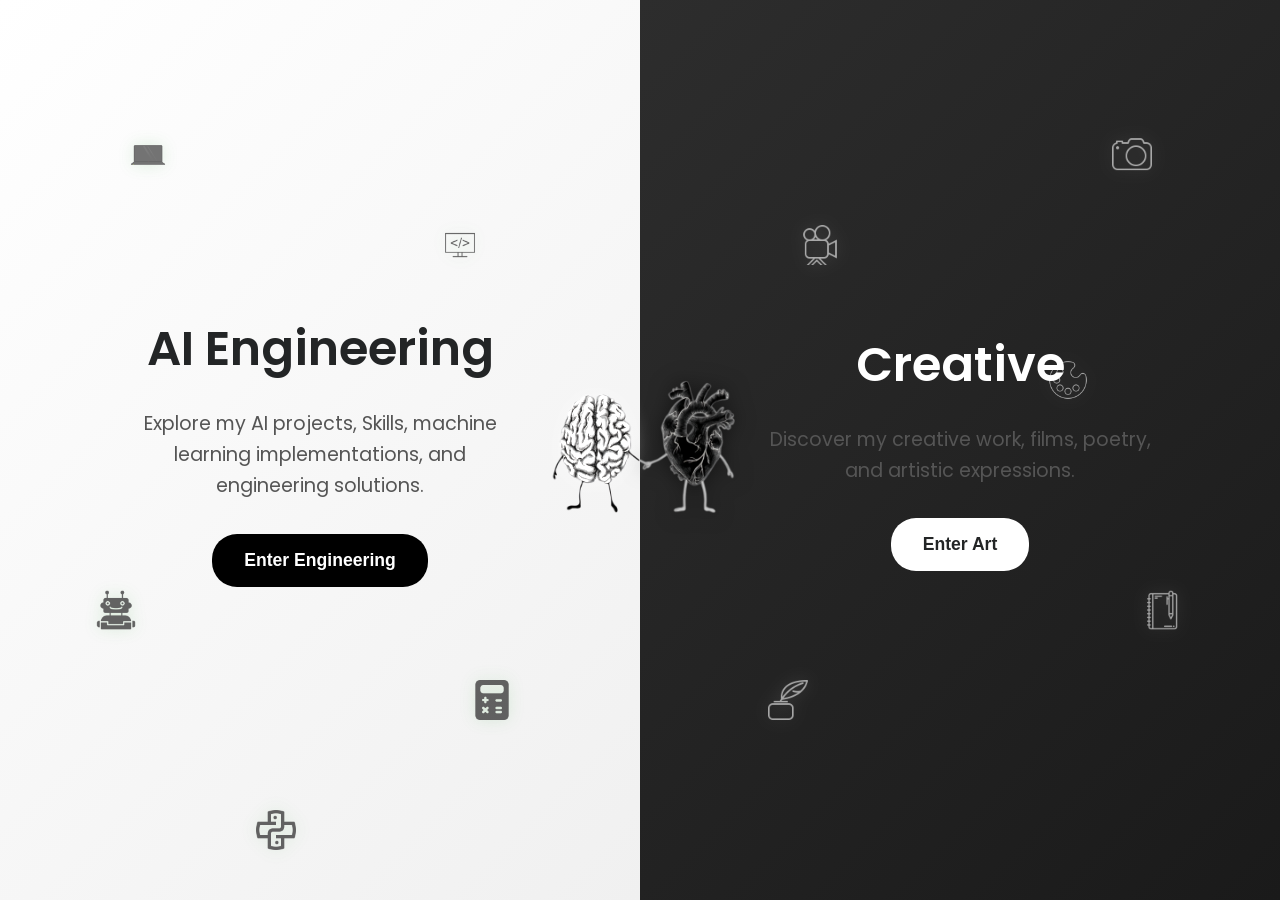
<file: index.html>
<!DOCTYPE html>
<html lang="en">
  <head>
    <meta charset="UTF-8" />
    <meta http-equiv="X-UA-Compatible" content="IE=edge" />
    <meta name="viewport" content="width=device-width, initial-scale=1.0" />
    <title>AI Engineering & Art Portfolio</title>
    <link rel="stylesheet" href="style.css" />
    <link rel="stylesheet" href="mediaqueries.css" />
    <link rel="icon" href="./assets/profile-pic.png" type="image/png">
    <style>
      .landing-container {
        min-height: 100vh;
        display: flex;
        flex-direction: column;
        align-items: center;
        justify-content: center;
        background: linear-gradient(135deg, #1a1a1a 0%, #2d2d2d 100%);
        color: white;
        text-align: center;
        padding: 2rem;
      }

      .landing-title {
        font-size: 3rem;
        margin-bottom: 2rem;
        color: #fff;
      }

      .landing-subtitle {
        font-size: 1.5rem;
        margin-bottom: 3rem;
        color: #ccc;
      }

      .options-container {
        display: flex;
        gap: 2rem;
        flex-wrap: wrap;
        justify-content: center;
      }

      .option-card {
        background: rgba(255, 255, 255, 0.1);
        border-radius: 15px;
        padding: 2rem;
        width: 300px;
        transition: transform 0.3s ease, box-shadow 0.3s ease;
        cursor: pointer;
        backdrop-filter: blur(10px);
      }

      .option-card:hover {
        transform: translateY(-10px);
        box-shadow: 0 10px 20px rgba(0, 0, 0, 0.2);
      }

      .option-title {
        font-size: 1.8rem;
        margin-bottom: 1rem;
        color: #fff;
      }

      .option-description {
        color: #ccc;
        margin-bottom: 1.5rem;
      }

      .option-button {
        background: #4CAF50;
        color: white;
        border: none;
        padding: 1rem 2rem;
        border-radius: 25px;
        font-size: 1.1rem;
        cursor: pointer;
        transition: background 0.3s ease;
      }

      .option-button:hover {
        background: #45a049;
      }

      @media (max-width: 768px) {
        .landing-title {
          font-size: 2rem;
        }
        
        .landing-subtitle {
          font-size: 1.2rem;
        }

        .options-container {
          flex-direction: column;
        }

        .option-card {
          width: 100%;
          max-width: 300px;
        }
      }
    </style>
  </head>
  <body>
    <div class="split-container">
      <!-- Left Side - Engineering -->
      <div class="split-side engineering-side">
        <div class="floating-icons">
          <img src="./assets/laptop.png" alt="Laptop" class="floating-icon laptop-icon">
          <img src="./assets/code.png" alt="Code" class="floating-icon code-icon">
          <img src="./assets/robot.png" alt="Robot" class="floating-icon robot-icon">
          <img src="./assets/calculator.png" alt="Calculator" class="floating-icon calculator-icon">
          <img src="./assets/python.png" alt="Python" class="floating-icon python-icon">
        </div>
        <div class="side-content">
          <h2 class="side-title">AI Engineering</h2>
          <p class="side-description">Explore my AI projects, Skills, machine learning implementations, and engineering solutions.</p>
          <button class="side-button" onclick="location.href='engineering.html'">Enter Engineering</button>
        </div>
      </div>
    
      <!-- Center Images -->
      <div class="center-images">
        <img src="./assets/brain.png" alt="Brain" class="center-image brain-image">
        <img src="./assets/heart.png" alt="Heart" class="center-image heart-image">
      </div>

      <!-- Right Side - Art -->
      <div class="split-side art-side">
        <div class="floating-icons">
          <img src="./assets/camera.png" alt="Camera" class="floating-icon camera-icon">
          <img src="./assets/film.png" alt="Film" class="floating-icon film-icon">
          <img src="./assets/sketchbook.png" alt="Sketchbook" class="floating-icon sketchbook-icon">
          <img src="./assets/pen.png" alt="Pen" class="floating-icon pen-icon">
          <img src="./assets/palette.png" alt="Palette" class="floating-icon palette-icon">
        </div>
        <div class="side-content">
          <h2 class="side-title">Creative</h2>
          <p class="side-description">Discover my creative work, films, poetry, and artistic expressions.</p>
          <button class="side-button" onclick="location.href='./artistic/art.html'">Enter Art</button>
        </div>
      </div>
        </div>
  </body>
</html>
</file>
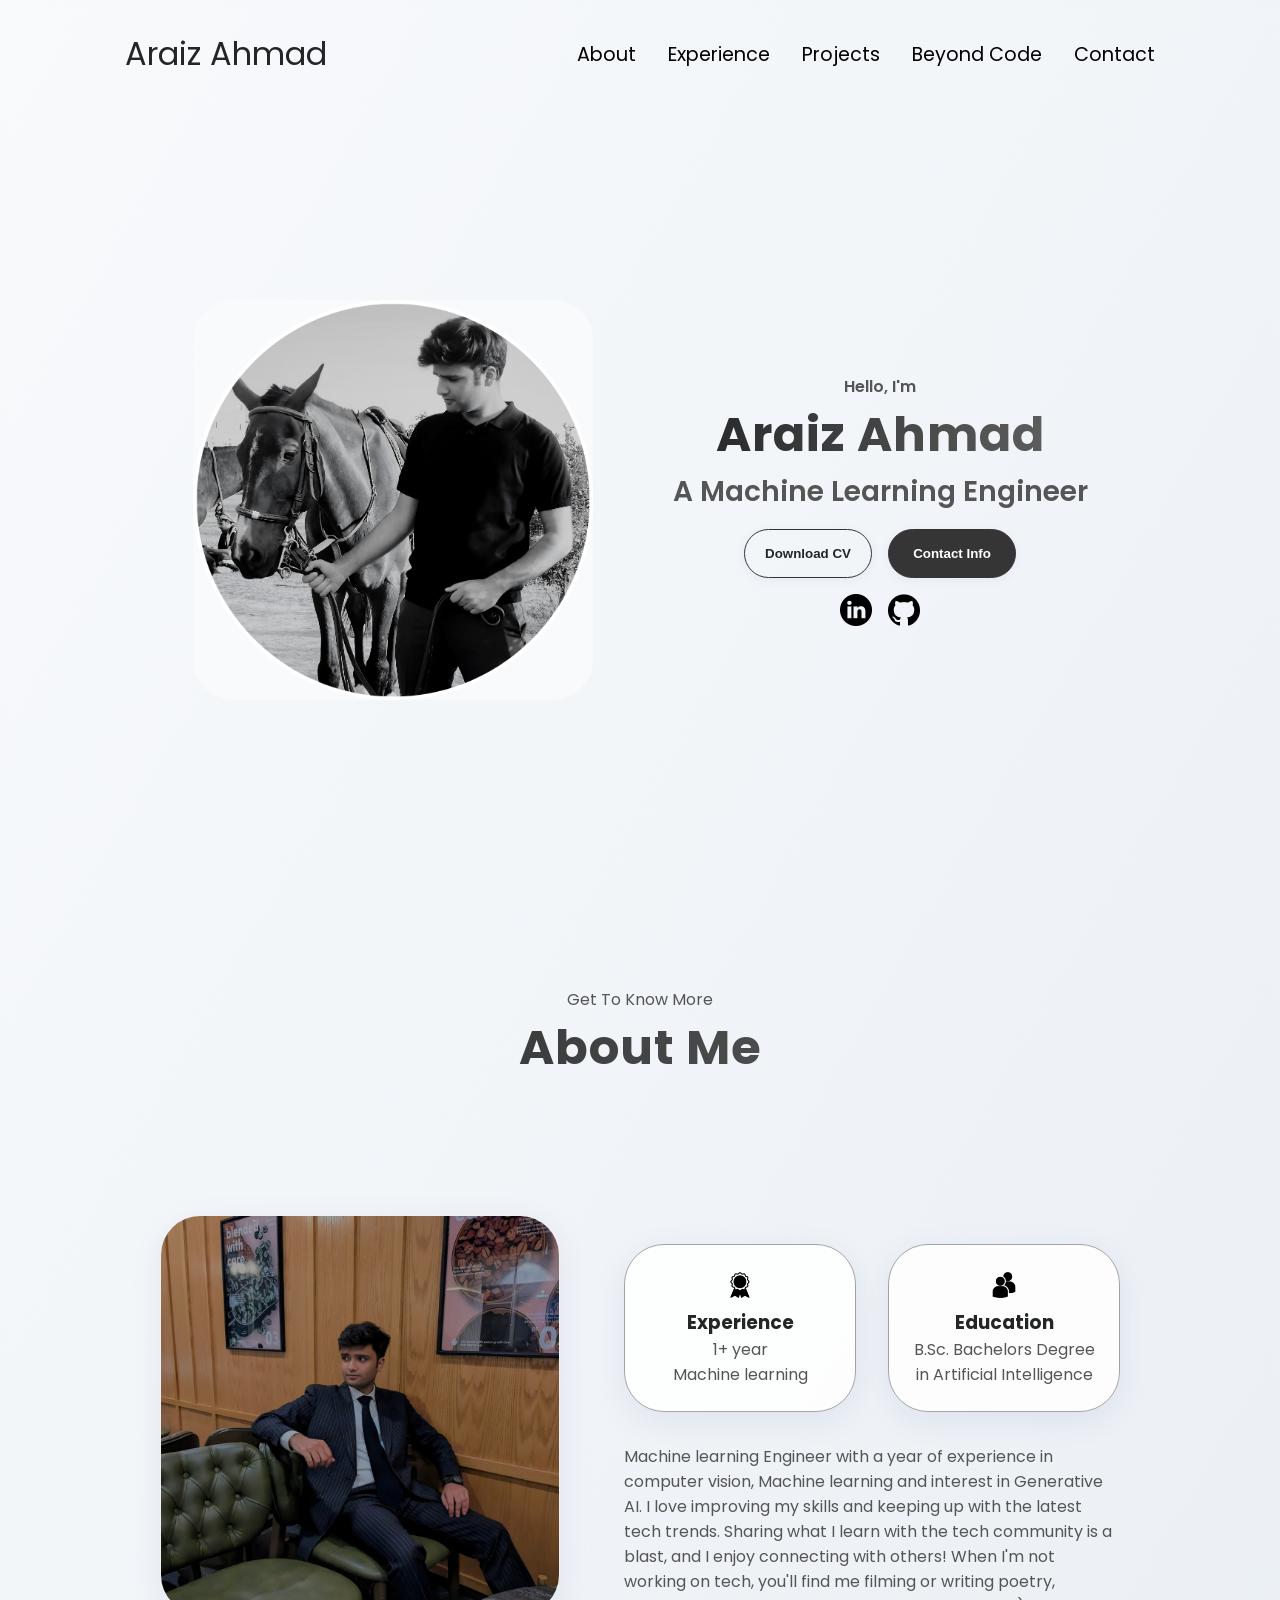
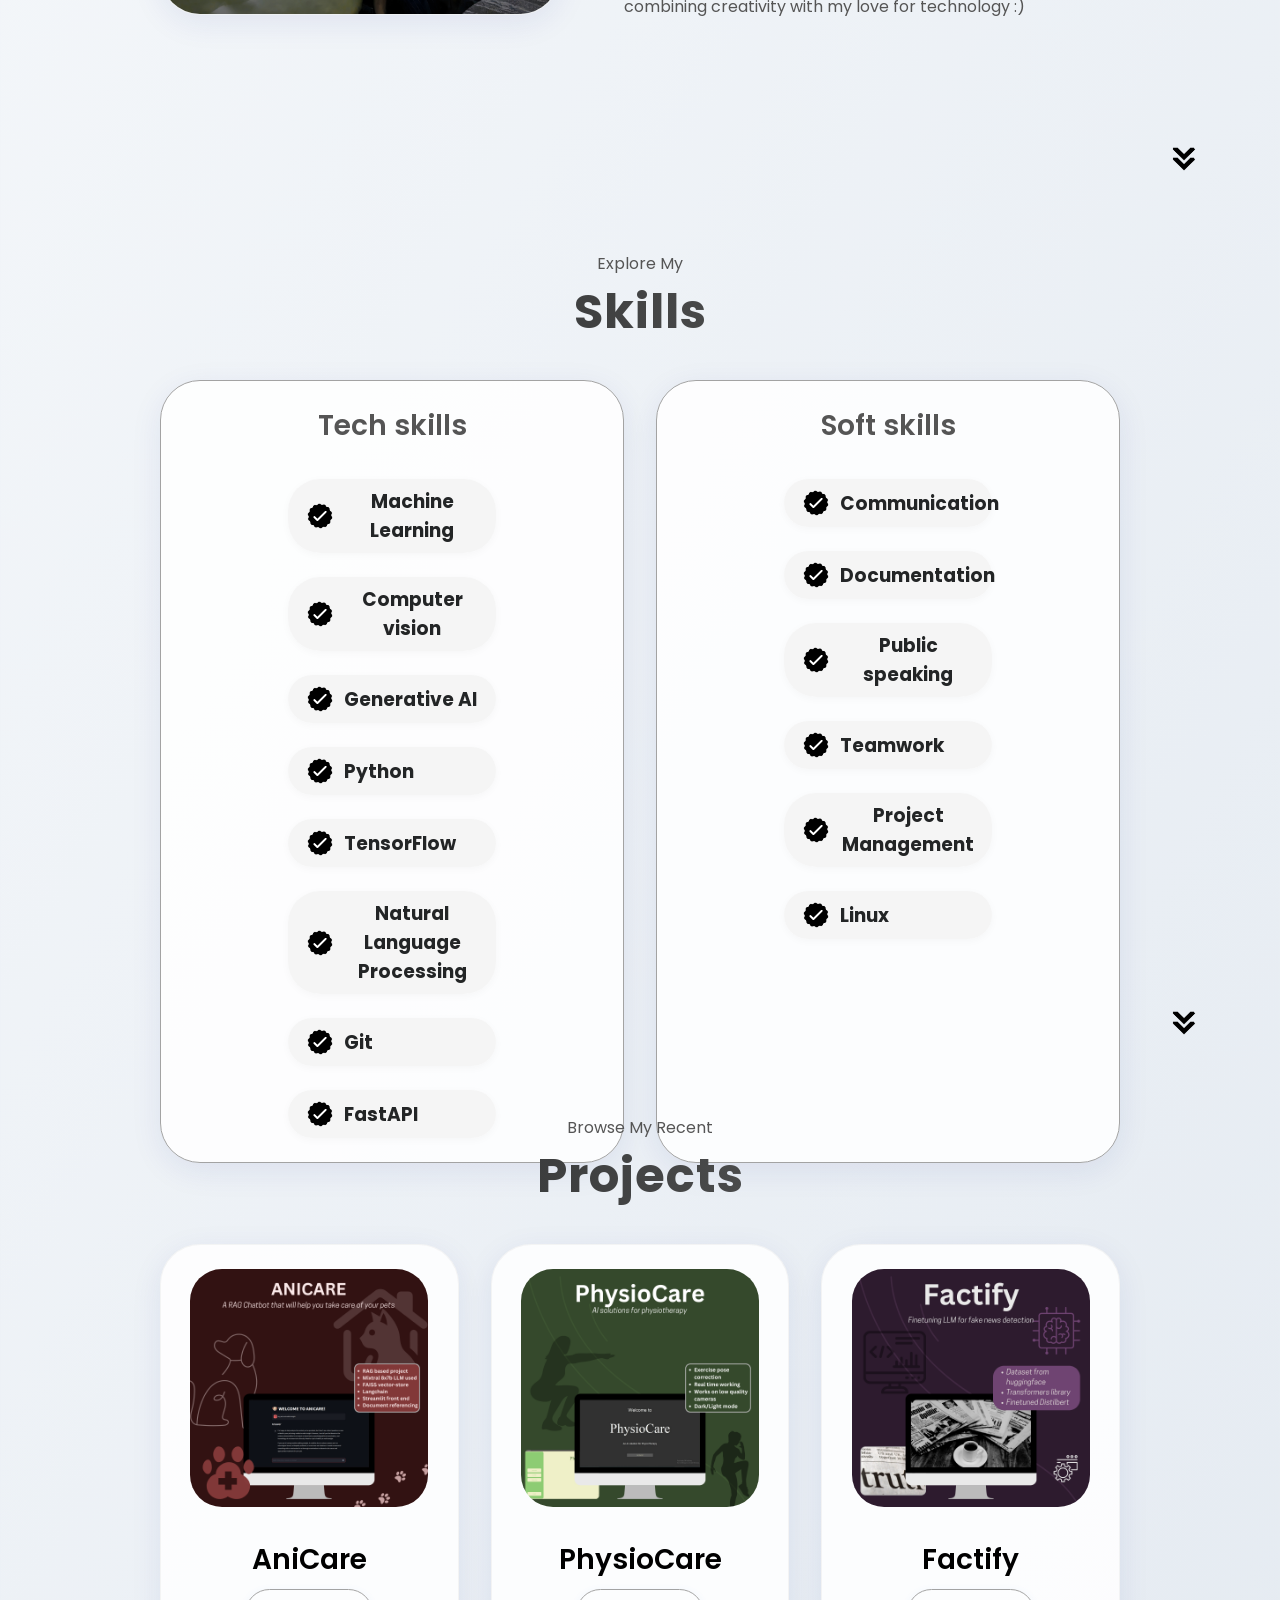
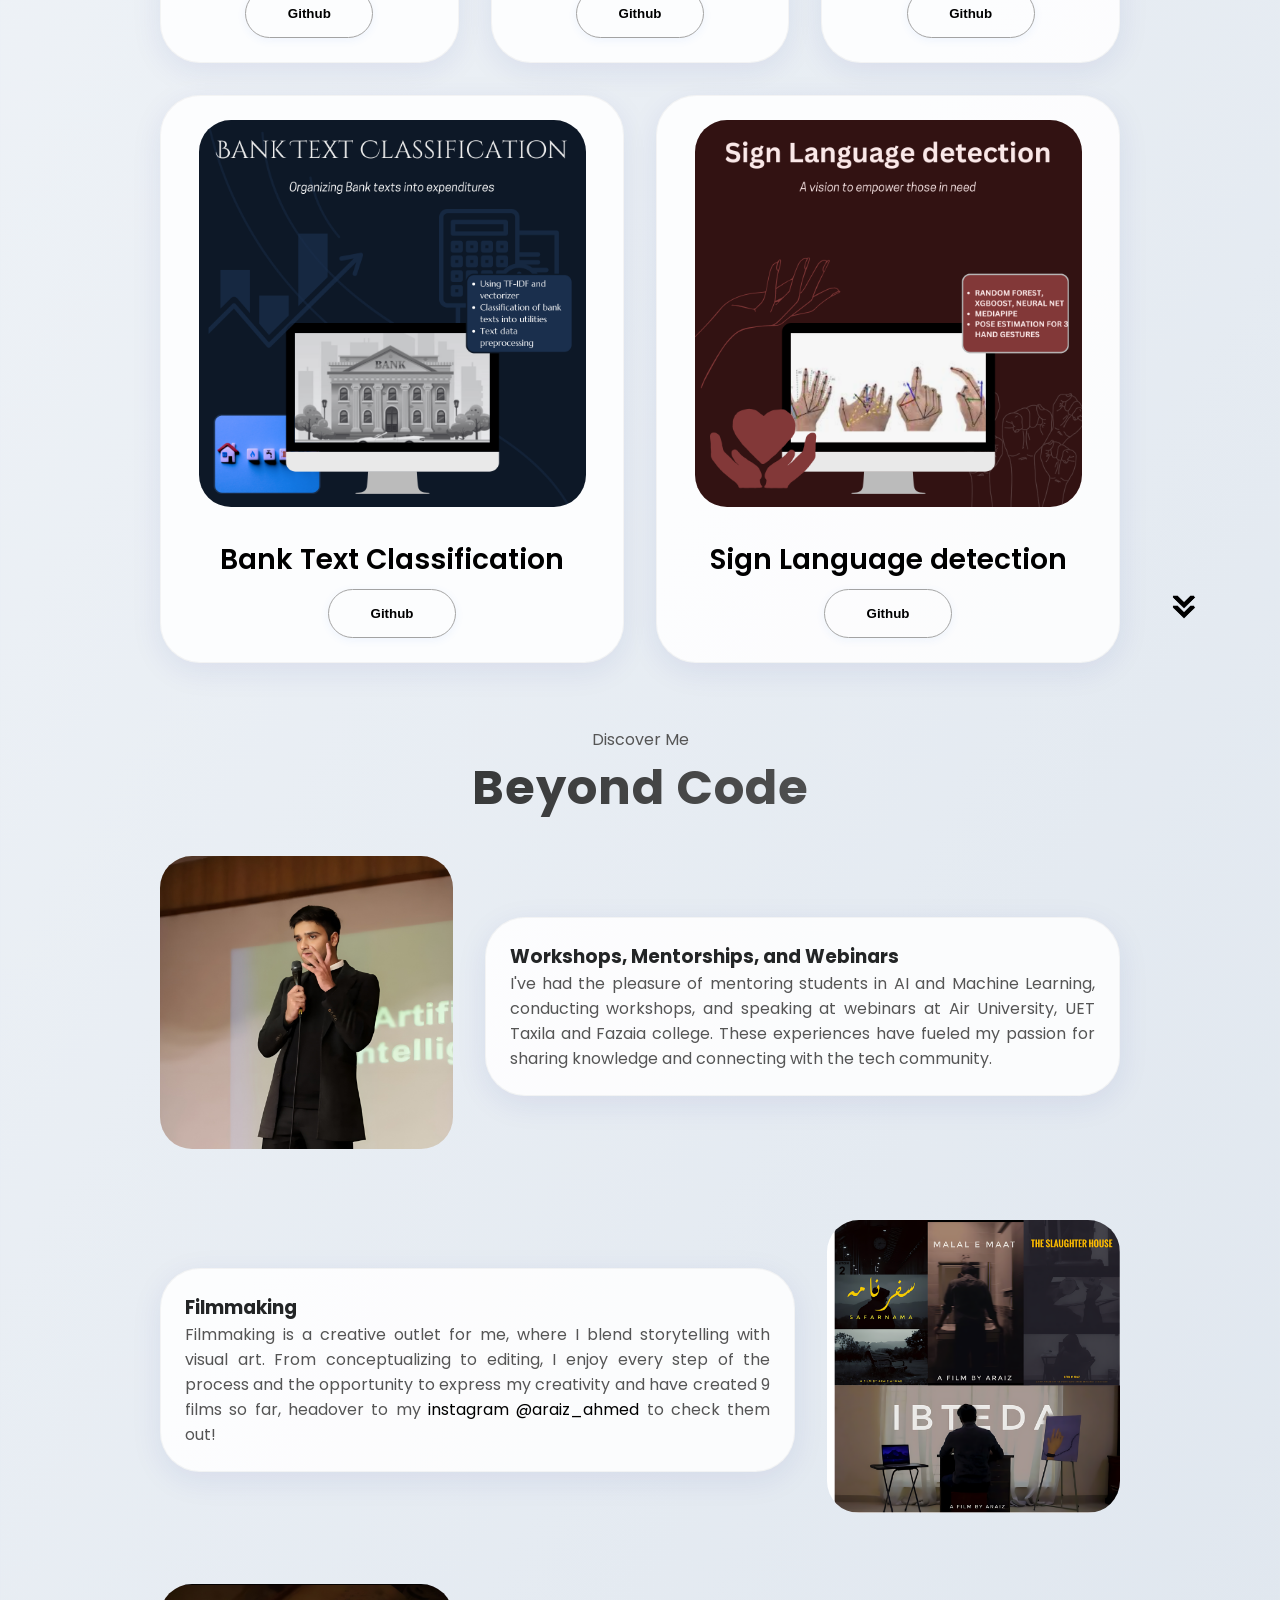
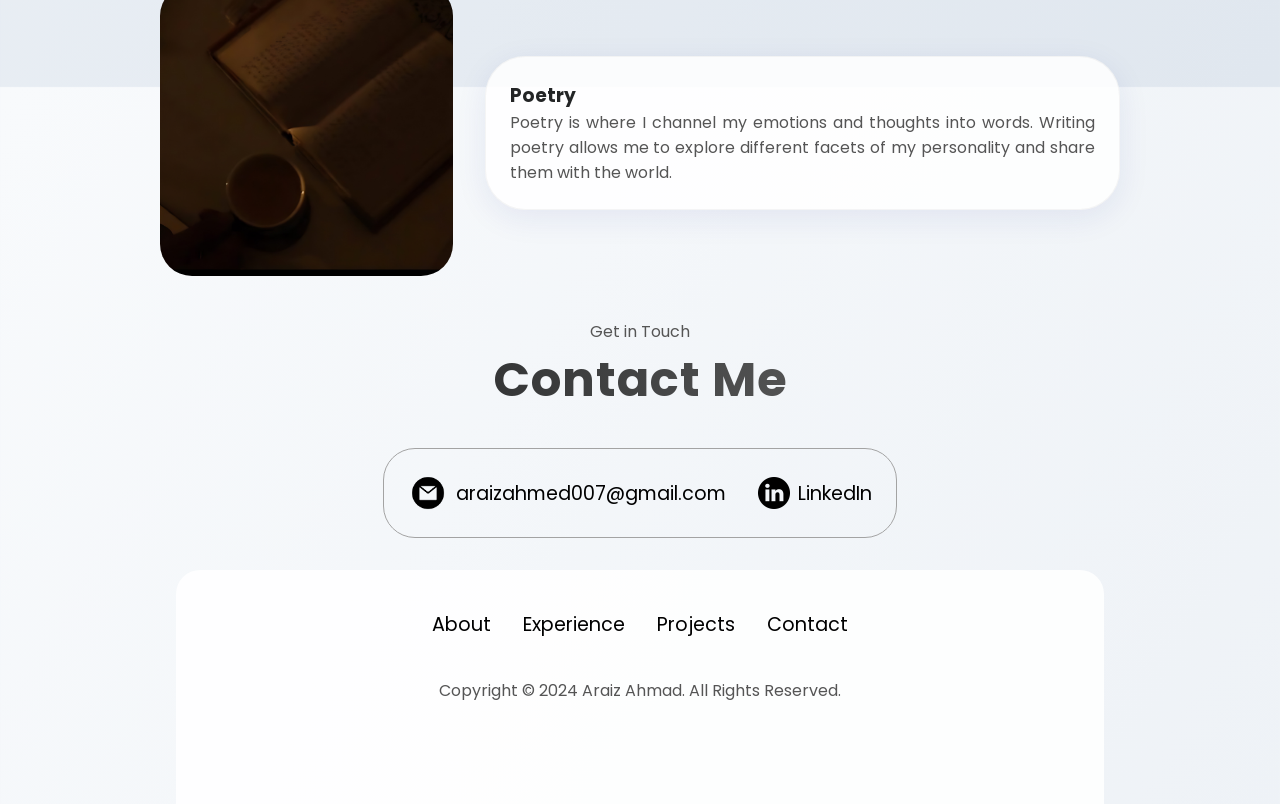
<file: engineering.html>
<!DOCTYPE html>
<html lang="en">
  <head>
    <meta charset="UTF-8" />
    <meta http-equiv="X-UA-Compatible" content="IE=edge" />
    <meta name="viewport" content="width=device-width, initial-scale=1.0" />
    <title>My Portfolio</title>
    <link rel="stylesheet" href="style.css" />
    <link rel="stylesheet" href="mediaqueries.css" />
    <link rel="icon" href="./assets/profile-pic.png" type="image/png">
  </head>
  <body>
    <nav id="desktop-nav">
      <div class="logo">Araiz Ahmad</div>
      <div>
        <ul class="nav-links">
          <li><a href="#about">About</a></li>
          <li><a href="#experience">Experience</a></li>
          <li><a href="#projects">Projects</a></li>
          <li><a href="#extracurricular">Beyond Code</a></li>
          <li><a href="#contact">Contact</a></li>
        </ul>
      </div>
    </nav>
    <nav id="hamburger-nav">
      <div class="logo">Araiz Ahmad</div>
      <div class="hamburger-menu">
        <div class="hamburger-icon" onclick="toggleMenu()">
          <span></span>
          <span></span>
          <span></span>
        </div>
        <div class="menu-links">
          <li><a href="#about" onclick="toggleMenu()">About</a></li>
          <li><a href="#experience" onclick="toggleMenu()">Experience</a></li>
          <li><a href="#projects" onclick="toggleMenu()">Projects</a></li>
          <li><a href="#Extra" onclick="toggleMenu()">Beyond Code</a></li>
          <li><a href="#contact" onclick="toggleMenu()">Contact</a></li>
        </div>
      </div>
    </nav>
    <section id="profile">
      <div class="section__pic-container">
        <img src="./assets/profile-pic.png" alt="Araiz Ahmad profile picture" />
      </div>
      <div class="section__text">
        <p class="section__text__p1">Hello, I'm</p>
        <h1 class="title">Araiz Ahmad</h1>
        <p class="section__text__p2">A Machine Learning Engineer</p>
        <div class="btn-container">
          <button
            class="btn btn-color-2"
            onclick="window.open('./assets/Araiz-machine-learning-cv.pdf')"
          >
            Download CV
          </button>
          <button class="btn btn-color-1" onclick="location.href='./engineering.html#contact'">
            Contact Info
          </button>
        </div>
        <div id="socials-container">
          <img
            src="./assets/linkedin.png"
            alt="My LinkedIn profile"
            class="icon"
            onclick="location.href='https://pk.linkedin.com/in/araizahmad'"
          />
          <img
            src="./assets/github.png"
            alt="My Github profile"
            class="icon"
            onclick="location.href='https://github.com/araizahmadd'"
          />
        </div>
      </div>
    </section>
    <section id="about">
      <p class="section__text__p1">Get To Know More</p>
      <h1 class="title">About Me</h1>
      <div class="section-container">
        <div class="section__pic-container">
          <img
            src="./assets/about-pic.png"
            alt="Profile picture"
            class="about-pic"
          />
        </div>
        <div class="about-details-container">
          <div class="about-containers">
            <div class="details-container">
              <img
                src="./assets/experience.png"
                alt="Experience icon"
                class="icon"
              />
              <h3>Experience</h3>
              <p>1+ year <br />Machine learning</p>
            </div>
            <div class="details-container">
              <img
                src="./assets/education.png"
                alt="Education icon"
                class="icon"
              />
              <h3>Education</h3>
              <p>B.Sc. Bachelors Degree<br />in Artificial Intelligence</p>
            </div>
          </div>
          <div class="text-container">
            <p>
              Machine learning Engineer with a year of experience in computer vision, Machine learning and interest in Generative AI.
              I love improving my skills and keeping up with the latest tech trends. 
              Sharing what I learn with the tech community is a blast, and I enjoy connecting with others! 
              When I'm not working on tech, you'll find me filming or writing poetry, combining creativity with my love for technology :)
            </p>
          </div>
        </div>
      </div>
      <img
        src="./assets/arrow.png"
        alt="Arrow icon"
        class="icon arrow"
        onclick="location.href='./engineering.html#experience'"
      />
    </section>
    <section id="experience">
      <p class="section__text__p1">Explore My</p>
      <h1 class="title">Skills</h1>
      <div class="experience-details-container">
        <div class="about-containers">
          <div class="details-container">
            <h2 class="experience-sub-title">Tech skills</h2>
            <div class="article-container">
              <article>
                <img
                  src="./assets/checkmark.png"
                  alt="Experience icon"
                  class="icon"
                />
                <div>
                  <h3>Machine Learning</h3>
                  
                </div>
              </article>
              <article>
                <img
                  src="./assets/checkmark.png"
                  alt="Experience icon"
                  class="icon"
                />
                <div>
                  <h3>Computer vision</h3>
                
                </div>
              </article>
              <article>
                <img
                  src="./assets/checkmark.png"
                  alt="Experience icon"
                  class="icon"
                />
                <div>
                  <h3>Generative AI</h3>
                
                </div>
              </article>
              <article>
                <img
                  src="./assets/checkmark.png"
                  alt="Experience icon"
                  class="icon"
                />
                <div>
                  <h3>Python</h3>
                </div>
              </article>
              <article>
                <img
                  src="./assets/checkmark.png"
                  alt="Experience icon"
                  class="icon"
                />
                <div>
                  <h3>TensorFlow</h3>
                </div>
              </article>
              <article>
                <img
                  src="./assets/checkmark.png"
                  alt="Experience icon"
                  class="icon"
                />
                <div>
                  <h3>Natural Language Processing</h3>
                </div>
              </article>
              <article>
                <img
                  src="./assets/checkmark.png"
                  alt="Experience icon"
                  class="icon"
                />
                <div>
                  <h3>Git</h3>
                </div>
              </article>
              <article>
                <img
                  src="./assets/checkmark.png"
                  alt="Experience icon"
                  class="icon"
                />
                <div>
                  <h3>FastAPI</h3>
                </div>
              </article>
            </div>
          </div>
          <div class="details-container">
            <h2 class="experience-sub-title">Soft skills</h2>
            <div class="article-container">
              <article>
                <img
                  src="./assets/checkmark.png"
                  alt="Experience icon"
                  class="icon"
                />
                <div>
                  <h3>Communication</h3>
                  
                </div>
              </article>
              <article>
                <img
                  src="./assets/checkmark.png"
                  alt="Experience icon"
                  class="icon"
                />
                <div>
                  <h3>Documentation</h3>
                
                </div>
              </article>
              <article>
                <img
                  src="./assets/checkmark.png"
                  alt="Public Speaking"
                  class="icon"
                />
                <div>
                  <h3>Public speaking</h3>
                
                </div>
              </article>
              <article>
                <img
                  src="./assets/checkmark.png"
                  alt="Experience icon"
                  class="icon"
                />
                <div>
                  <h3>Teamwork</h3>
                </div>
              </article>
              <article>
                <img
                  src="./assets/checkmark.png"
                  alt="Experience icon"
                  class="icon"
                />
                <div>
                  <h3>Project Management</h3>
                </div>
              </article>
              <article>
                <img
                  src="./assets/checkmark.png"
                  alt="Experience icon"
                  class="icon"
                />
                <div>
                  <h3>Linux</h3>
                </div>
              </article>
            </div>
          </div>
        </div>
      </div>
      <img
        src="./assets/arrow.png"
        alt="Arrow icon"
        class="icon arrow"
        onclick="location.href='./engineering.html#projects'"
      />
    </section>
    <section id="projects">
      <p class="section__text__p1">Browse My Recent</p>
      <h1 class="title">Projects</h1>
      <div class="projects-grid">
        <div class="details-container color-container">
          <div class="article-container">
            <img
              src="./assets/ANICARE.png"
              alt="AniCare"
              class="project-img"
            />
          </div>
          <h2 class="experience-sub-title project-title">AniCare</h2>
          <div class="btn-container">
            <button
              class="btn btn-color-2 project-btn"
              onclick="location.href='https://github.com/araizahmadd/AniCare'"
            >
              Github
            </button>
          </div>
        </div>
        <div class="details-container color-container">
          <div class="article-container">
            <img
              src="./assets/PhysioCare.png"
              alt="PhysioCare"
              class="project-img"
            />
          </div>
          <h2 class="experience-sub-title project-title">PhysioCare</h2>
          <div class="btn-container">
            <button
              class="btn btn-color-2 project-btn"
              onclick="location.href='https://github.com/araizahmadd/PhysioCare'"
            >
              Github
            </button>
          </div>
        </div>
        <div class="details-container color-container">
          <div class="article-container">
            <img
              src="./assets/llms.png"
              alt="Fake News detection"
              class="project-img"
            />
          </div>
          <h2 class="experience-sub-title project-title">Factify</h2>
          <div class="btn-container">
            <button
              class="btn btn-color-2 project-btn"
              onclick="location.href='https://github.com/araizahmadd/Factify'"
            >
              Github
            </button>
          </div>
        </div>
        <div class="details-container color-container">
          <div class="article-container">
            <img
              src="./assets/bank.png"
              alt="Project 1"
              class="project-img"
            />
          </div>
          <h2 class="experience-sub-title project-title">Bank Text Classification</h2>
          <div class="btn-container">
            <button
              class="btn btn-color-2 project-btn"
              onclick="location.href='https://github.com/araizahmadd/bank-text-classification'"
            >
              Github
            </button>
          </div>
        </div>
        <div class="details-container color-container">
          <div class="article-container">
            <img
              src="./assets/Sign.png"
              alt="Signlanguagedetection"
              class="project-img"
            />
          </div>
          <h2 class="experience-sub-title project-title">Sign Language detection</h2>
          <div class="btn-container">
            <button
              class="btn btn-color-2 project-btn"
              onclick="location.href='https://github.com/araizahmadd/Hand-sign-language'"
            >
              Github
            </button>
          </div>
        </div>
      </div>
      <img
        src="./assets/arrow.png"
        alt="Arrow icon"
        class="icon arrow"
        onclick="location.href='./engineering.html#contact'"
      />
    </section>
    <section id="extracurricular">
      <p class="section__text__p1">Discover Me</p>
      <h1 class="title">Beyond Code</h1>
      
      <div class="extracurricular-container">
        <!-- Workshops, Mentorships, and Webinars -->
        <div class="extracurricular-item">
          <div class="extracurricular-pic-left">
            <img src="./assets/speaker.png" alt="Workshops and Mentorships" class="extracurricular-pic">
          </div>
          <div class="extracurricular-text-right">
            <h3>Workshops, Mentorships, and Webinars</h3>
            <p>
              I've had the pleasure of mentoring students in AI and Machine Learning, conducting workshops, and speaking at webinars at Air University, UET Taxila and Fazaia college. These experiences have fueled my passion for sharing knowledge and connecting with the tech community.
            </p>
          </div>
        </div>
        
        <!-- Filmmaking -->
        <div class="extracurricular-item">
          <div class="extracurricular-text-left">
            <h3>Filmmaking</h3>
            <p>
              Filmmaking is a creative outlet for me, where I blend storytelling with visual art. From conceptualizing to editing, I enjoy every step of the process and the opportunity to express my creativity and have created 9 films so far, headover to my <a href="https://instagram.com/araiz_ahmed" target="_blank">instagram @araiz_ahmed</a> to check them out!
            </p>
          </div>
          <div class="extracurricular-pic-right">
            <img src="./assets/films.png" alt="Filmmaking" class="extracurricular-pic">
          </div>
        </div>
        
        <!-- Poetry -->
        <div class="extracurricular-item">
          <div class="extracurricular-pic-left">
            <img src="./assets/poetry.png" alt="Poetry" class="extracurricular-pic">
          </div>
          <div class="extracurricular-text-right">
            <h3>Poetry</h3>
            <p>
              Poetry is where I channel my emotions and thoughts into words. Writing poetry allows me to explore different facets of my personality and share them with the world. 
            </p>
          </div>
        </div>
      </div>
    
  
    <section id="contact">
      <p class="section__text__p1">Get in Touch</p>
      <h1 class="title">Contact Me</h1>
      <div class="contact-info-upper-container">
        <div class="contact-info-container">
          <img
            src="./assets/email.png"
            alt="Email icon"
            class="icon contact-icon email-icon"
          />
          <p><a href="mailto:examplemail@gmail.com">araizahmed007@gmail.com</a></p>
        </div>
        <div class="contact-info-container">
          <img
            src="./assets/linkedin.png"
            alt="LinkedIn icon"
            class="icon contact-icon"
          />
          <p><a href="https://pk.linkedin.com/in/araizahmad">LinkedIn</a></p>
        </div>
      </div>
    </section>
    
    <footer>
      <nav>
        <div class="nav-links-container">
          <ul class="nav-links">
            <li><a href="#about">About</a></li>
            <li><a href="#experience">Experience</a></li>
            <li><a href="#projects">Projects</a></li>
            <li><a href="#contact">Contact</a></li>
          </ul>
        </div>
      </nav>
      <p>Copyright &#169; 2024 Araiz Ahmad. All Rights Reserved.</p>
    </footer>
    <script src="script.js"></script>
  </body>
</html>
</file>
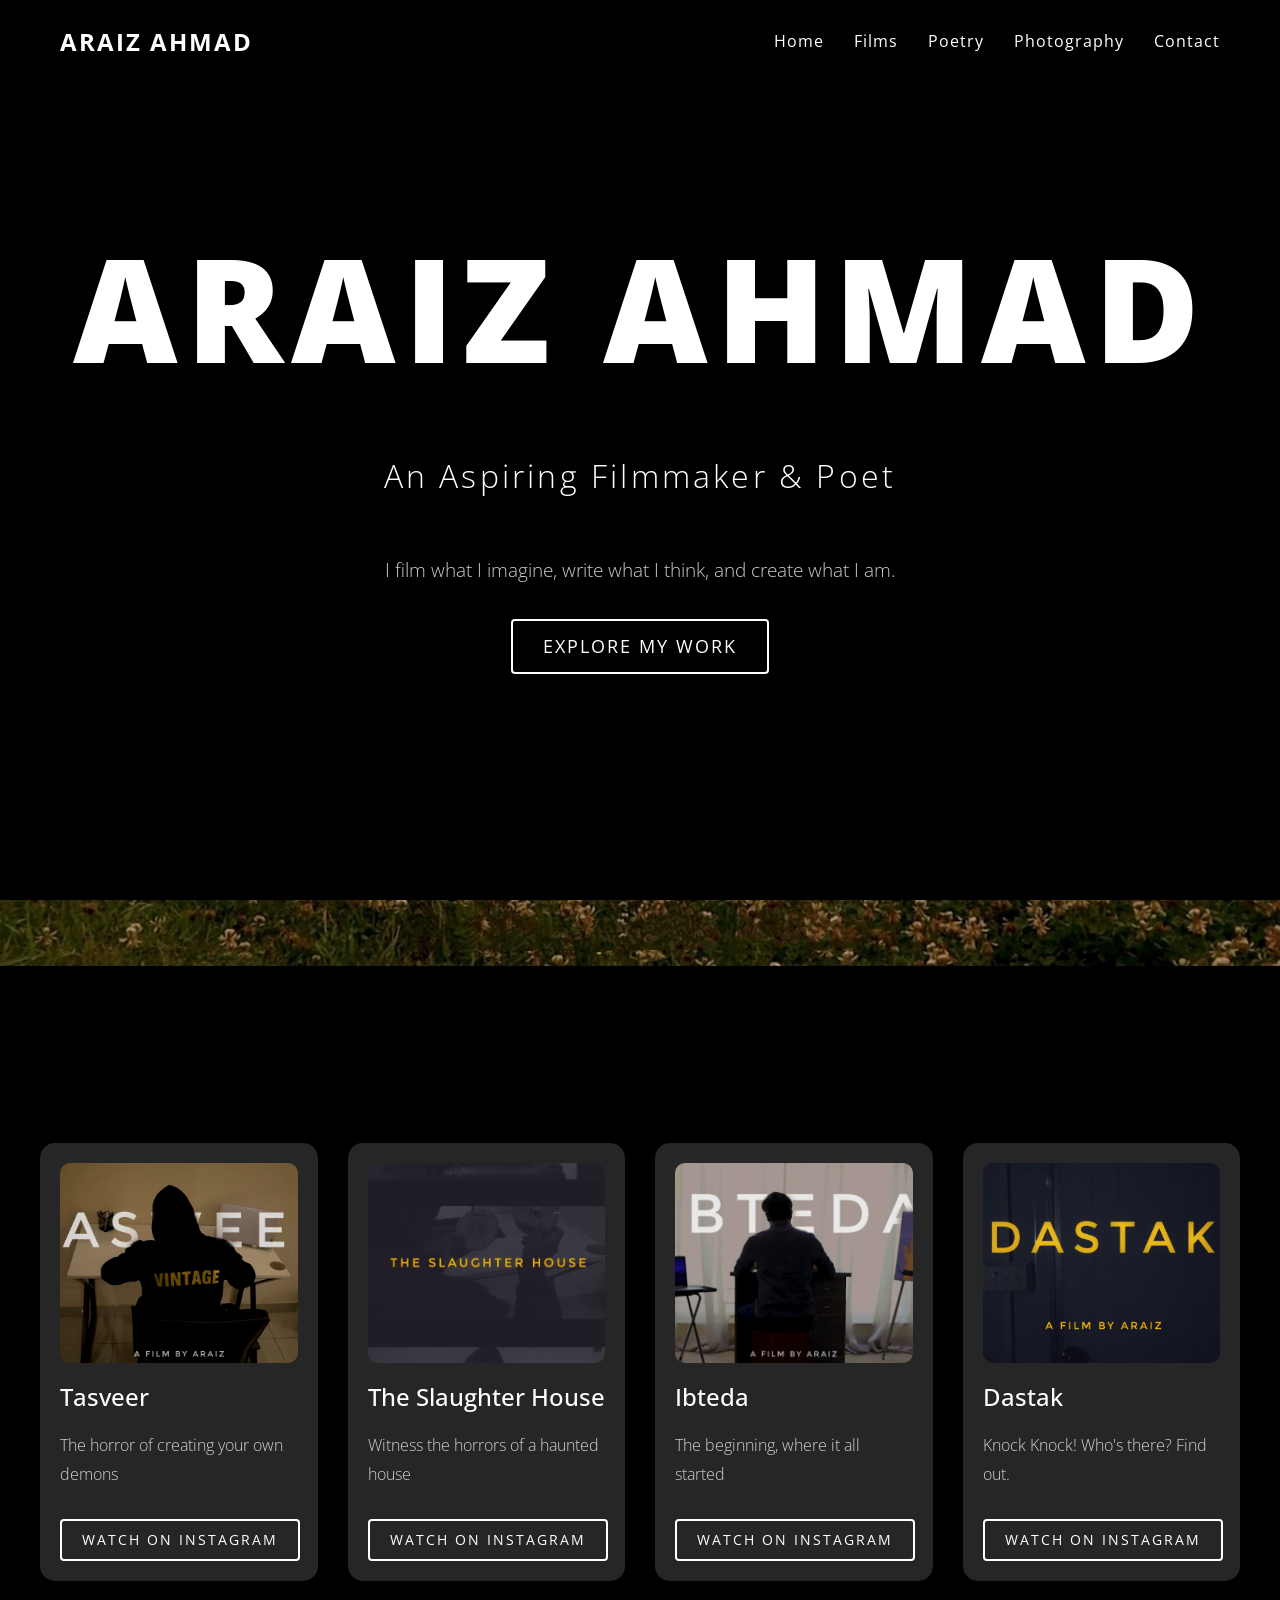
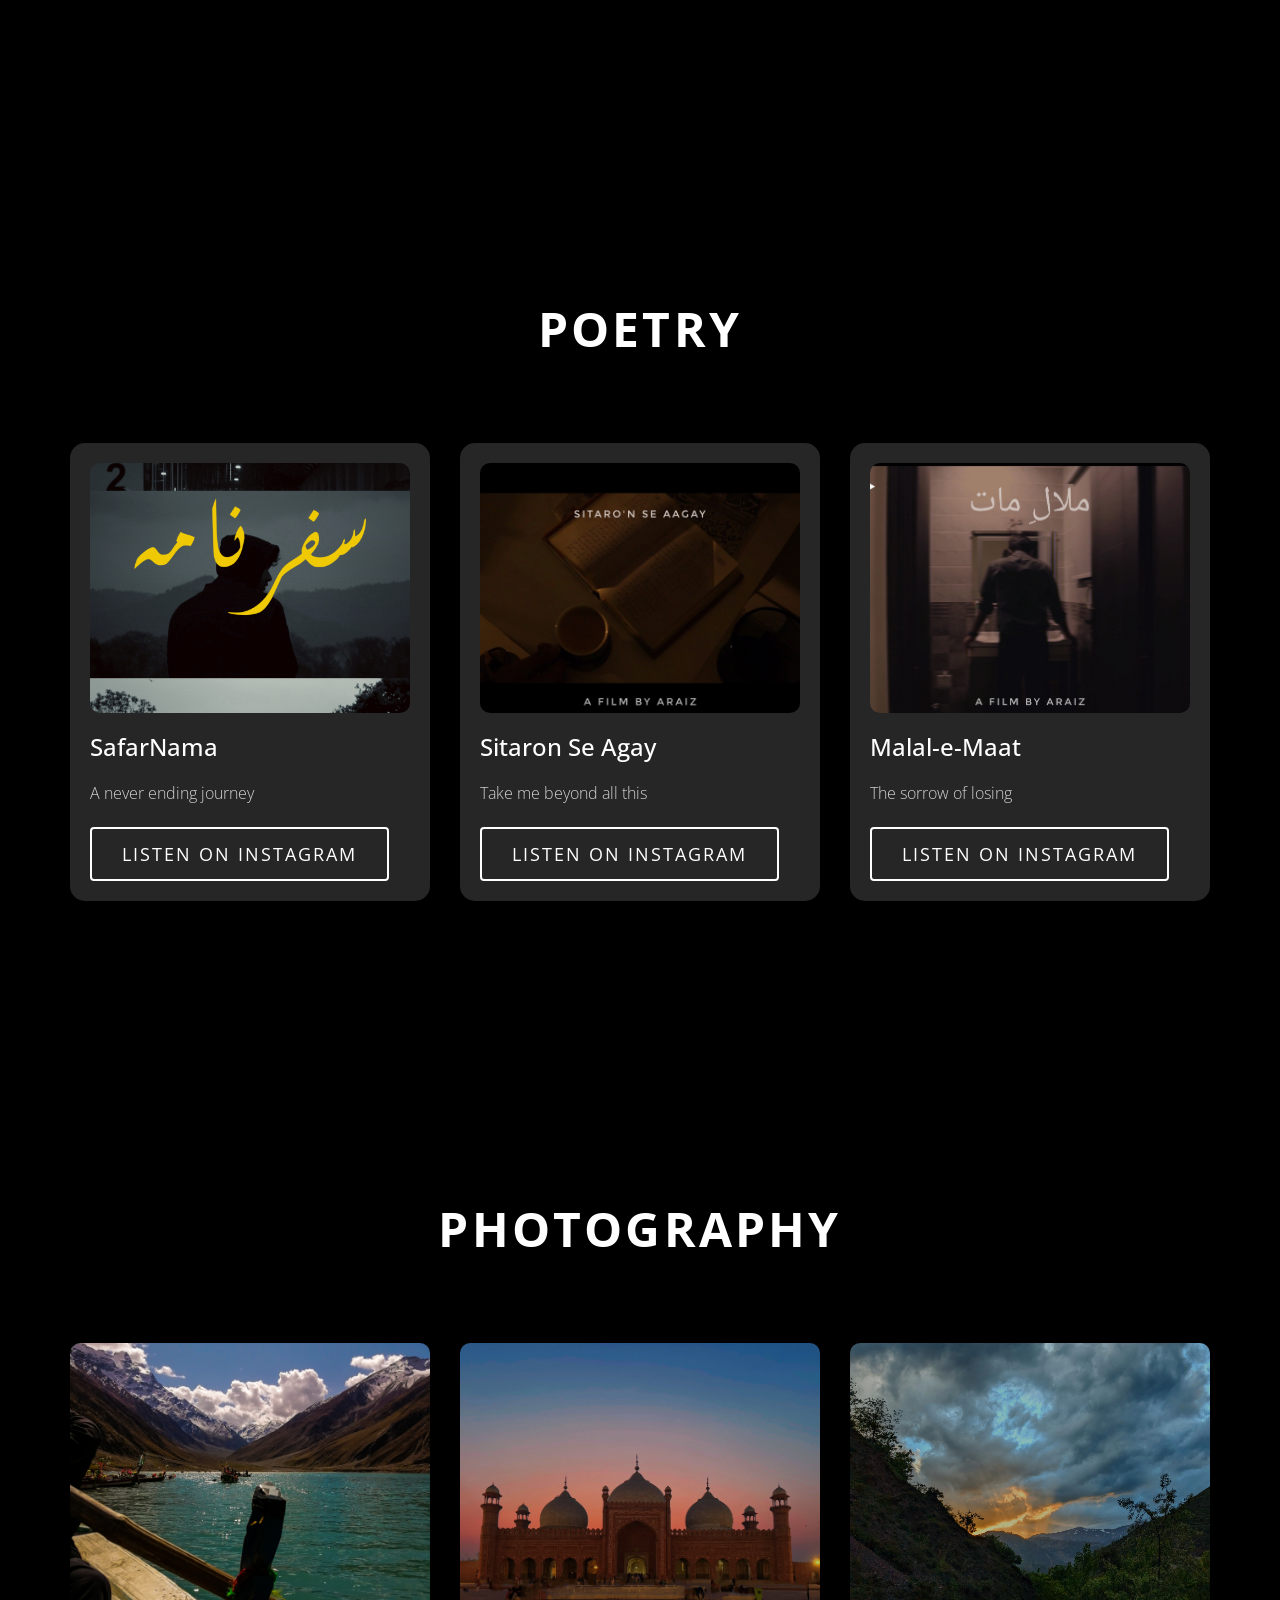
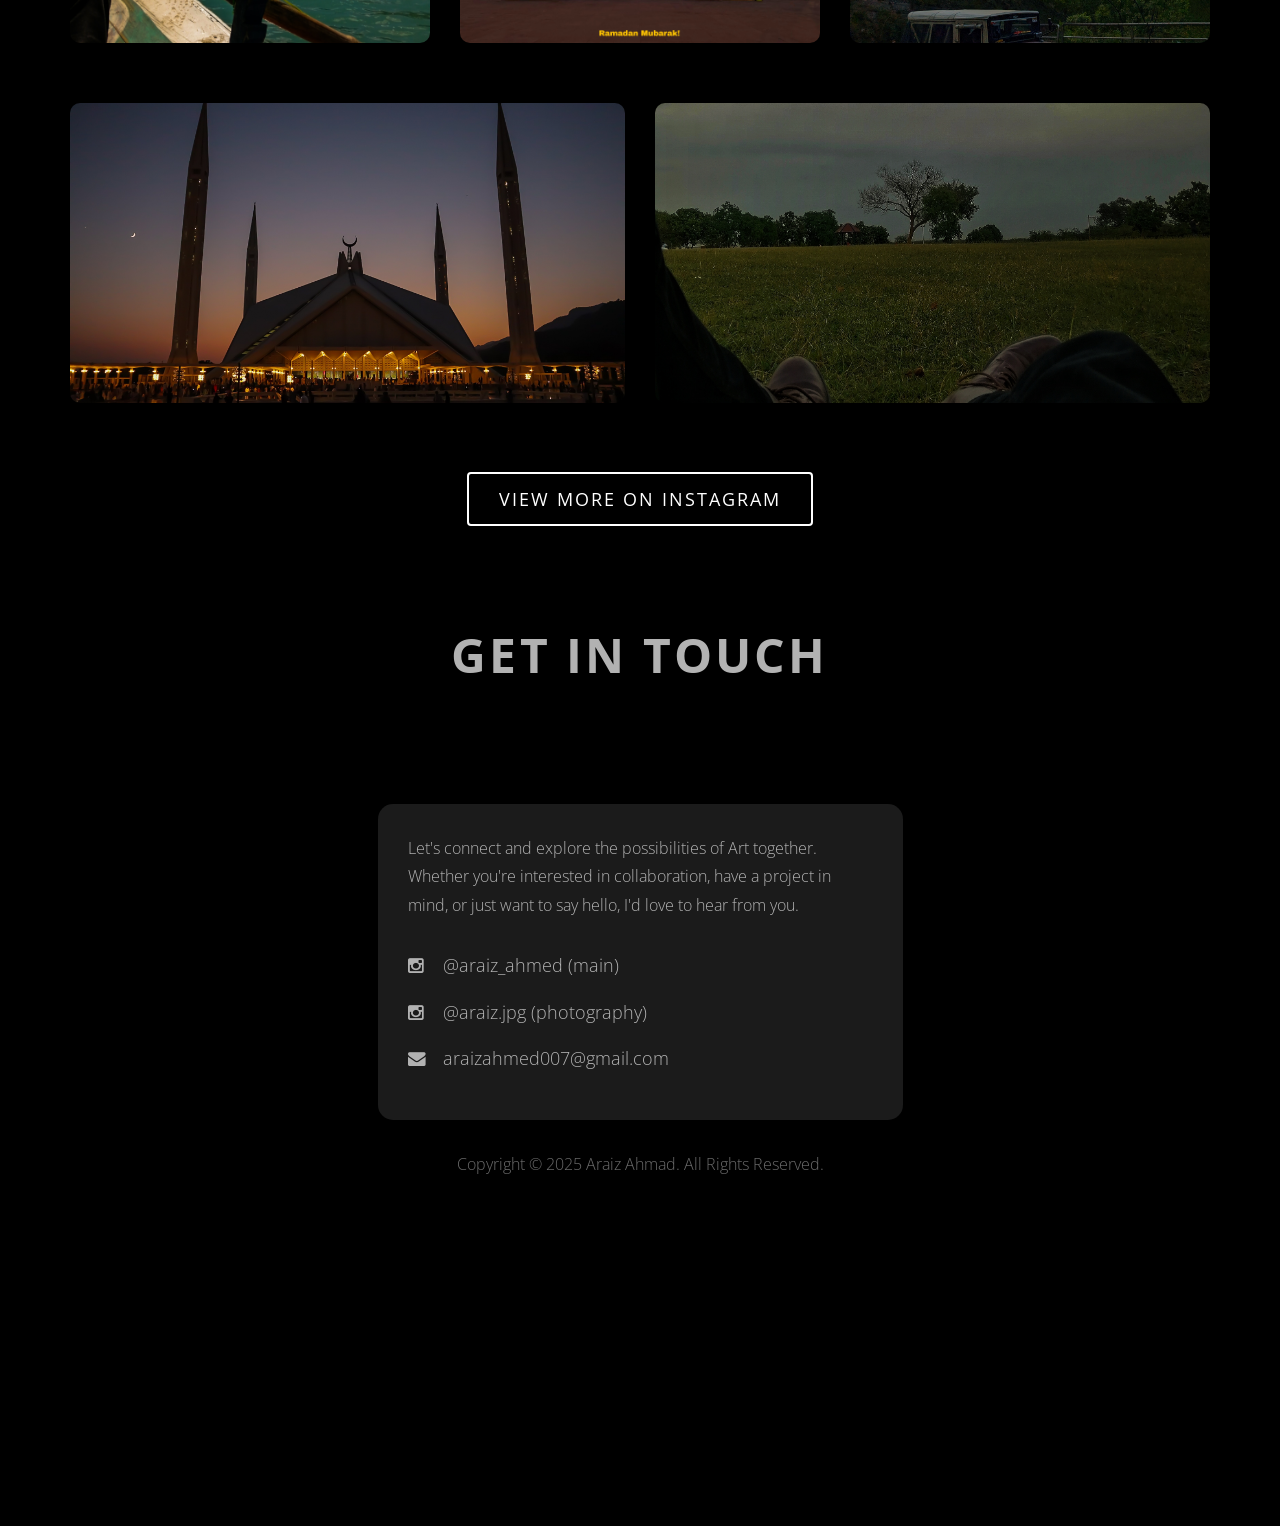
<file: artistic/art.html>
<!DOCTYPE html>
<html>
<head>
  <meta charset="utf-8">
  <meta http-equiv="X-UA-Compatible" content="IE=edge">
  <meta name="viewport" content="width=device-width, initial-scale=1">

  <title>ARAIZ AHMAD | Creative Portfolio</title>
  <link rel="stylesheet" href="https://fonts.googleapis.com/css?family=Open+Sans:300,400">
  <link rel="stylesheet" href="font-awesome-4.5.0/css/font-awesome.min.css">
  <link rel="stylesheet" href="css/bootstrap.min.css">
  <link rel="stylesheet" type="text/css" href="slick/slick.css"/>
  <link rel="stylesheet" type="text/css" href="slick/slick-theme.css"/>
  <link rel="stylesheet" href="css/tooplate-style.css">
  <link rel="stylesheet" href="css/magnific-popup.css">
  <link rel="icon" href="./img/profile-pic.png" type="image/png">

</head>

<body>
  <!-- Navigation -->
  <nav class="main-nav">
    <div class="nav-container">
      <div class="nav-logo">ARAIZ AHMAD</div>
      <div class="hamburger">
        <span></span>
        <span></span>
        <span></span>
      </div>
      <ul class="nav-links">
        <li><a href="#home">Home</a></li>
        <li><a href="#films">Films</a></li>
        <li><a href="#poetry">Poetry</a></li>
        <li><a href="#photography">Photography</a></li>
        <li><a href="#contact">Contact</a></li>
      </ul>
    </div>
  </nav>

  <div id="home" class="video-background">
    <video autoplay muted loop id="myVideo">
      <source src="img/cover.mp4" type="video/mp4">
    </video>
    <section class="container tm-page-1-content">
      <div class="row justify-content-center text-center">
        <div class="col-md-8 landing-content">
          <header>
            <h1 class="landing-title">ARAIZ AHMAD</h1>
          </header>
          <p class="artistic-subtitle">An Aspiring Filmmaker & Poet</p>
          <p class="artistic-description">
            I film what I imagine, write what I think, and create what I am.
          </p>
          <a href="#films" class="btn btn-danger">Explore My Work</a>
        </div>
      </div>
    </section>
  </div>

  <div id="films" class="parallax-window" data-parallax="scroll" data-image-src="img/bg-img-02.jpg">
    <section class="container tm-page-1-content tm-page-2">
      <div class="row">
        <div class="col-12">
          <header class="section-header">
            <h2>Films</h2>
          </header>
        </div>
      </div>
      <div class="row film-grid">
        <div class="col-md-6 col-lg-3 film-item">
          <div class="film-card">
            <img src="img/film1.png" alt="Tasveer" class="film-cover">
            <h3>Tasveer</h3>
            <p>The horror of creating your own demons</p>
            <a href="https://instagram.com/araiz_ahmed" class="btn btn-danger" target="_blank">Watch on Instagram</a>
          </div>
        </div>
        <div class="col-md-6 col-lg-3 film-item">
          <div class="film-card">
            <img src="img/film2.jpg" alt="The Slaughter House" class="film-cover">
            <h3>The Slaughter House</h3>
            <p>Witness the horrors of a haunted house </p>
            <a href="https://instagram.com/araiz_ahmed" class="btn btn-danger" target="_blank">Watch on Instagram</a>
          </div>
        </div>
        <div class="col-md-6 col-lg-3 film-item">
          <div class="film-card">
            <img src="img/film3.jpg" alt="Ibteda" class="film-cover">
            <h3>Ibteda</h3>
            <p>The beginning, where it all started</p>
            <a href="https://instagram.com/araiz_ahmed" class="btn btn-danger" target="_blank">Watch on Instagram</a>
          </div>
        </div>
        <div class="col-md-6 col-lg-3 film-item">
          <div class="film-card">
            <img src="img/film4.jpg" alt="Dastak" class="film-cover">
            <h3>Dastak</h3>
            <p>Knock Knock! Who's there? Find out.</p>
            <a href="https://instagram.com/araiz_ahmed" class="btn btn-danger" target="_blank">Watch on Instagram</a>
          </div>
        </div>
      </div>
    </section>
  </div>

  <div id="poetry" class="parallax-window" data-parallax="scroll" data-image-src="img/bg-img-03.jpg">
    <section class="container tm-page-1-content">
      <div class="row">
        <div class="col-12">
          <header class="section-header">
            <h2>Poetry</h2>
          </header>
        </div>
      </div>
      <div class="row poetry-grid">
        <div class="col-md-4 poetry-item">
          <div class="poetry-card">
            <img src="img/poetry1.jpg" alt="SafarNama" class="poetry-cover">
            <h3>SafarNama</h3>
            <p>A never ending journey</p>
            <a href="https://instagram.com/araiz_ahmed" class="btn btn-danger" target="_blank">Listen on Instagram</a>
          </div>
        </div>
        <div class="col-md-4 poetry-item">
          <div class="poetry-card">
            <img src="img/poetry2.jpg" alt="Sitaron se agay" class="poetry-cover">
            <h3>Sitaron Se Agay</h3>
            <p>Take me beyond all this</p>
            <a href="https://instagram.com/araiz_ahmed" class="btn btn-danger" target="_blank">Listen on Instagram</a>
          </div>
        </div>
        <div class="col-md-4 poetry-item">
          <div class="poetry-card">
            <img src="img/poetry3.jpg" alt="Malal-e-Maat" class="poetry-cover">
            <h3>Malal-e-Maat</h3>
            <p>The sorrow of losing</p>
            <a href="https://instagram.com/araiz_ahmed" class="btn btn-danger" target="_blank">Listen on Instagram</a>
          </div>
        </div>
      </div>
    </section>
  </div>

  <div id="photography" class="parallax-window" data-parallax="scroll" data-image-src="img/bg-img-04.jpg">
    <section class="container tm-page-1-content">
      <div class="row">
        <div class="col-12">
          <header class="section-header">
            <h2>Photography</h2>
          </header>
        </div>
      </div>
      <div class="row photo-grid">
        <div class="col-md-4 photo-item">
          <img src="img/photo1.jpg" alt="Photography 1" class="photo-img">
        </div>
        <div class="col-md-4 photo-item">
          <img src="img/photo2.jpg" alt="Photography 2" class="photo-img">
        </div>
        <div class="col-md-4 photo-item">
          <img src="img/photo3.jpg" alt="Photography 3" class="photo-img">
        </div>
        <div class="col-md-6 photo-item">
          <img src="img/photo4.jpg" alt="Photography 4" class="photo-img">
        </div>
        <div class="col-md-6 photo-item">
          <img src="img/photo5.jpg" alt="Photography 5" class="photo-img">
        </div>
      </div>
      <div class="row mt-4">
        <div class="col-12 text-center">
          <a href="https://instagram.com/araiz.jpg" class="btn btn-danger" target="_blank">View More on Instagram</a>
        </div>
      </div>
    </section>
  </div>

  <div id="contact" class="parallax-window tm-position-relative tm-form-section" data-parallax="scroll" data-image-src="img/bg-img-06.jpg">
    <div class="container">
      <div class="row">
        <div class="col-12">
          <header class="section-header">
            <h2>Get in Touch</h2>
          </header>
        </div>
      </div>
      <div class="row contact-content">
        <div class="col-lg-6 col-md-6 col-xs-12 mx-auto">
          <div class="contact-info">
            <p>Let's connect and explore the possibilities of Art together. Whether you're interested in collaboration, have a project in mind, or just want to say hello, I'd love to hear from you.</p>
            <div class="social-links">
              <a href="https://instagram.com/araiz_ahmed" target="_blank"><i class="fa fa-instagram"></i> @araiz_ahmed (main)</a>
              <a href="https://instagram.com/araiz.jpg" target="_blank"><i class="fa fa-instagram"></i> @araiz.jpg (photography)</a>

              <a href="mailto:araizahmed007@gmail.com"><i class="fa fa-envelope"></i> araizahmed007@gmail.com</a>
            </div>
          </div>
        </div>
      </div>

      <div class="footer">
        <p>Copyright © 2025 Araiz Ahmad. All Rights Reserved.</p>
      </div>
    </div>
  </div>

  <!-- load JS files -->
  <script src="js/jquery-1.11.3.min.js"></script>
  <script src="js/parallax.min.js"></script>
  <script type="text/javascript" src="slick/slick.min.js"></script>
  <script src="js/jquery.magnific-popup.min.js"></script>
  
  <script>
    function setCarousel() {
      var slider = $('.tm-img-slider');
      if (slider.hasClass('slick-initialized')) {
        slider.slick('destroy');
      }
      if($(window).width() > 991){
        slider.slick({
          dots: true,
          infinite: true,
          slidesToShow: 4,
          slidesToScroll: 1
        });
      } else {
        slider.slick({
          dots: true,
          infinite: true,
          slidesToShow: 2,
          slidesToScroll: 1
        });
      }
    }

    $(document).ready(function(){
      setCarousel();
      $('.tm-img-slider').magnificPopup({
        delegate: 'a',
        type: 'image'
      });
      $(window).resize(function() {
        setCarousel();
      });
    });

    // Navigation scroll effect
    $(window).scroll(function() {
      if ($(this).scrollTop() > 50) {
        $('.main-nav').addClass('scrolled');
      } else {
        $('.main-nav').removeClass('scrolled');
      }
    });

    // Smooth scrolling for navigation links
    $('.nav-links a').on('click', function(e) {
      e.preventDefault();
      var target = $(this.hash);
      $('html, body').animate({
        scrollTop: target.offset().top - 70
      }, 1000);
    });

    // Mobile Navigation
    const hamburger = document.querySelector('.hamburger');
    const navLinks = document.querySelector('.nav-links');
    
    hamburger.addEventListener('click', () => {
      navLinks.classList.toggle('active');
      hamburger.classList.toggle('active');
    });

    // Close menu when clicking a link
    document.querySelectorAll('.nav-links a').forEach(link => {
      link.addEventListener('click', () => {
        navLinks.classList.remove('active');
        hamburger.classList.remove('active');
      });
    });
  </script>
</body>
</html>
</file>
<file: style.css>
/* GENERAL */

@import url("https://fonts.googleapis.com/css2?family=Poppins:wght@300;400;500;600&display=swap");

* {
  margin: 0;
  padding: 0;
  
}

body {
  font-family: "Poppins", sans-serif;
  background: linear-gradient(120deg, #f8fafc 0%, #e0e7ef 100%);
  color: #232526;
  min-height: 100vh;
  overflow-x: hidden;
}

html {
  scroll-behavior: smooth;
}

p {
  color: rgb(85, 85, 85);
}

/* TRANSITION */

a,
.btn {
  transition: all 300ms ease;
}

/* DESKTOP NAV */

nav,
.nav-links {
  display: flex;
}

nav {
  justify-content: space-around;
  align-items: center;
  height: 12vh;
  
}

.nav-links {
  gap: 2rem;
  list-style: none;
  font-size: 1.2rem;
}

a {
  color: black;
  text-decoration: none;
  text-decoration-color: white;
}

a:hover {
  color: grey;
  text-decoration: underline;
  text-underline-offset: 1rem;
  text-decoration-color: rgb(181, 181, 181);
}

.logo {
  font-size: 2rem;
}

.logo:hover {
  cursor: default;
}

/* HAMBURGER MENU */

#hamburger-nav {
  display: none;
}

.hamburger-menu {
  position: relative;
  display: inline-block;
}

.hamburger-icon {
  display: flex;
  flex-direction: column;
  justify-content: space-between;
  height: 24px;
  width: 30px;
  cursor: pointer;
}

.hamburger-icon span {
  width: 100%;
  height: 2px;
  background-color: black;
  transition: all 0.3 ease-in-out;
}

.menu-links {
  position: absolute;
  top: 100%;
  right: 0;
  background-color: white;
  width: fit-content;
  max-height: 0;
  overflow: hidden;
  transition: all 0.3 ease-in-out;
}

.menu-links a {
  display: block;
  padding: 10px;
  text-align: center;
  font-size: 1.5rem;
  color: black;
  text-decoration: none;
  transition: all 0.3 ease-in-out;
}

.menu-links li {
  list-style: none;
}

.menu-links.open {
  max-height: 300px;
}

.hamburger-icon.open span:first-child {
  transform: rotate(45deg) translate(10px, 5px);
}

.hamburger-icon.open span:nth-child(2) {
  opacity: 0;
}

.hamburger-icon.open span:last-child {
  transform: rotate(-45deg) translate(10px, -5px);
}

.hamburger-icon span:first-child {
  transform: none;
}

.hamburger-icon span:first-child {
  opacity: 1;
}

.hamburger-icon span:first-child {
  transform: none;
}

/* SECTIONS */

section {
  padding-top: 4vh;
  height: 96vh;
  margin: 0 10rem;
  box-sizing: border-box;
  min-height: fit-content;
  animation: fadeInUp 1s ease both;
  background: none;
}

@keyframes fadeInUp {
  0% {
    opacity: 0;
    transform: translateY(40px);
  }
  100% {
    opacity: 1;
    transform: none;
  }
}

.section-container {
  display: flex;
}
/* Extracurricular Section
#extracurricular {
  margin: 50px 0;
  padding: 20px;
}

.extracurricular-block {
  display: flex;
  align-items: center;
  margin-bottom: 50px;
}

.extracurricular-block.reverse {
  flex-direction: row-reverse;
}

.extracurricular-pic {
  flex: 1;
  padding: 20px;
}

.extracurricular-text {
  flex: 1;
  padding: 20px;
}

.extracurricular-img {
  width: 100%;
  height: auto;
  border-radius: 10px;
}

.extracurricular-text h2 {
  font-size: 2rem;
  margin-bottom: 15px;
}

.extracurricular-text p {
  font-size: 1.2rem;
  line-height: 1.6;
}

/* Responsive Design for Extracurricular Section 
@media (max-width: 768px) {
  .extracurricular-block,
  .extracurricular-block.reverse {
    flex-direction: column;
  }
  
  .extracurricular-pic,
  .extracurricular-text {
    padding: 10px;
  }

  .extracurricular-text h2 {
    font-size: 1.5rem;
  }

  .extracurricular-text p {
    font-size: 1rem;
  }
} */
/* Extracurricular Section */
/*
#extracurricular {
  margin: 50px 0; /* Adds spacing above and below the section 
  padding: 20px;
}

/* Ensure sufficient space after Extracurricular Section 
#extracurricular + section {
  margin-top: 100px; /* Adds spacing between extracurricular and contact sections 
}

.extracurricular-block {
  display: flex;
  align-items: center;
  margin-bottom: 50px; /* Adds spacing between each block 
}

.extracurricular-block.reverse {
  flex-direction: row-reverse;
}

.extracurricular-pic {
  flex: 1;
  padding: 20px;
}

.extracurricular-text {
  flex: 1;
  padding: 20px;
}

.extracurricular-img {
  width: 100%;
  height: auto;
  border-radius: 10px;
}

.extracurricular-text h2 {
  font-size: 2rem;
  margin-bottom: 15px;
}

.extracurricular-text p {
  font-size: 1.2rem;
  line-height: 1.6;
}

/* Responsive Design for Extracurricular Section 
@media (max-width: 768px) {
  .extracurricular-block,
  .extracurricular-block.reverse {
    flex-direction: column;
  }
  
  .extracurricular-pic,
  .extracurricular-text {
    padding: 10px;
  }

  .extracurricular-text h2 {
    font-size: 1.5rem;
  }

  .extracurricular-text p {
    font-size: 1rem;
  }
}*/

/* PROFILE SECTION */

#profile {
  display: flex;
  justify-content: center;
  gap: 5rem;
  height: 80vh;
}

.section__pic-container {
  display: flex;
  height: 400px;
  width: 400px;
  margin: auto 0;
}

.section__text {
  align-self: center;
  text-align: center;
}

.section__text p {
  font-weight: 600;
}

.section__text__p1 {
  text-align: center;
  animation: fadeInUp 1.2s 0.2s both;
}

.section__text__p2 {
  font-size: 1.75rem;
  margin-bottom: 1rem;
}

.title {
  font-size: 3rem;
  text-align: center;
  background: linear-gradient(90deg, #232526 0%, #636363 100%);
  -webkit-background-clip: text;
  -webkit-text-fill-color: transparent;
  background-clip: text;
  text-fill-color: transparent;
  letter-spacing: 1px;
}

#socials-container {
  display: flex;
  justify-content: center;
  margin-top: 1rem;
  gap: 1rem;
}

/* ICONS */

.icon {
  cursor: pointer;
  height: 2rem;
  transition: transform 0.3s cubic-bezier(.4,2,.6,1), filter 0.3s;
  filter: grayscale(0.1) brightness(1.1);
}

.icon:hover {
  transform: scale(1.2) rotate(-8deg);
  filter: grayscale(0) brightness(1.5);
}

/* BUTTONS */

.btn-container {
  display: flex;
  justify-content: center;
  gap: 1rem;
}

.btn {
  font-weight: 600;
  transition: all 300ms ease;
  padding: 1rem;
  width: 8rem;
  border-radius: 2rem;
  position: relative;
  overflow: hidden;
  z-index: 1;
  background: rgba(255,255,255,0.7);
  border: 1px solid #bdbdbd;
  color: #232526;
  box-shadow: 0 2px 8px rgba(59,130,246,0.08);
  transition: color 0.2s, background 0.2s, box-shadow 0.2s;
}

.btn:before {
  content: '';
  position: absolute;
  left: 50%;
  top: 50%;
  width: 0;
  height: 0;
  background: linear-gradient(90deg, #bdbdbd 0%, #e0e7ef 100%);
  opacity: 0.10;
  border-radius: 50%;
  transform: translate(-50%, -50%);
  transition: width 0.4s cubic-bezier(.4,2,.6,1), height 0.4s cubic-bezier(.4,2,.6,1);
  z-index: -1;
}

.btn:hover:before {
  width: 300px;
  height: 300px;
}

.btn:hover {
  color: #fff;
  background: #232526;
  box-shadow: 0 4px 24px rgba(99,102,241,0.08);
}

.btn-color-1,
.btn-color-2 {
  border: rgb(53, 53, 53) 0.1rem solid;
}

.btn-color-1:hover,
.btn-color-2:hover {
  cursor: pointer;
}

.btn-color-1,
.btn-color-2:hover {
  background: rgb(53, 53, 53);
  color: white;
}

.btn-color-1:hover {
  background: rgb(0, 0, 0);
}

.btn-color-2 {
  background: none;
}

.btn-color-2:hover {
  border: rgb(255, 255, 255) 0.1rem solid;
}

.btn-container {
  gap: 1rem;
}

/* ABOUT SECTION */

#about {
  position: relative;
}

.about-containers {
  gap: 2rem;
  margin-bottom: 2rem;
  margin-top: 2rem;
}

.about-details-container {
  justify-content: center;
  flex-direction: column;
}

.about-containers,
.about-details-container {
  display: flex;
}

.about-pic {
  border-radius: 2rem;
  background: rgba(255,255,255,0.85);
  box-shadow: 0 8px 32px 0 rgba(31, 38, 135, 0.08);
  backdrop-filter: blur(6px);
  border: 1px solid rgba(200,200,200,0.18);
  transition: transform 0.3s cubic-bezier(.4,2,.6,1), box-shadow 0.3s;
}

.about-pic:hover {
  transform: translateY(-8px) scale(1.03);
  box-shadow: 0 16px 40px 0 rgba(31, 38, 135, 0.12);
  background: rgba(245, 245, 245, 0.98);
}

.arrow {
  position: absolute;
  right: -5rem;
  bottom: 2.5rem;
}

.details-container {
  padding: 1.5rem;
  flex: 1;
  background: rgba(255,255,255,0.85);
  box-shadow: 0 8px 32px 0 rgba(31, 38, 135, 0.08);
  backdrop-filter: blur(6px);
  border: 1px solid rgba(200,200,200,0.18);
  border-color: rgb(163, 163, 163);
  text-align: center;
  transition: transform 0.3s cubic-bezier(.4,2,.6,1), box-shadow 0.3s;
  border-radius: 2.5rem !important;
  color: #232526;
}

.details-container:hover {
  transform: translateY(-8px) scale(1.03);
  box-shadow: 0 16px 40px 0 rgba(31, 38, 135, 0.12);
  background: rgba(245, 245, 245, 0.98);
}

.section-container {
  gap: 4rem;
  height: 80%;
}

.section__pic-container {
  height: 400px;
  width: 400px;
  margin: auto 0;
}

/* EXPERIENCE SECTION */

#experience {
  position: relative;
}

.experience-sub-title {
  color: rgb(85, 85, 85);
  font-weight: 600;
  font-size: 1.75rem;
  margin-bottom: 2rem;
}

.experience-details-container {
  display: flex;
  justify-content: center;
  flex-direction: row;
  gap: 2rem;
}

.article-container {
  display: flex;
  flex-wrap: wrap;
  flex-direction: row;
  gap: 1.5rem;
  justify-content: center;
  max-width: 700px;
  margin: 0 auto;
}

article {
  display: flex;
  align-items: center;
  width: 11rem;
  min-width: 150px;
  justify-content: flex-start;
  gap: 0.5rem;
  background: rgba(245, 245, 245, 0.95);
  border-radius: 2rem !important;
  padding: 0.5rem 1rem;
  box-shadow: 0 2px 8px rgba(0,0,0,0.03);
  transition: box-shadow 0.3s, transform 0.3s cubic-bezier(.4,2,.6,1);
  color: #232526;
}

article .icon {
  cursor: default;
}

article:hover {
  box-shadow: 0 4px 24px #bdbdbd33;
  transform: scale(1.04) translateY(-4px);
  background: rgba(255, 255, 255, 1);
}

/* PROJECTS SECTION */

#projects {
  position: relative;
}

.projects-grid {
  display: flex;
  flex-wrap: wrap;
  gap: 2rem;
  justify-content: center;
  margin: 2rem 0;
}

.color-container {
  border-color: rgb(163, 163, 163);
  background: rgba(255,255,255,0.85);
  box-shadow: 0 8px 32px 0 rgba(31, 38, 135, 0.08);
  backdrop-filter: blur(6px);
  border: 1px solid rgba(200,200,200,0.18);
  width: 300px;
  min-width: 250px;
  border-radius: 2rem;
  display: flex;
  flex-direction: column;
  align-items: center;
  padding: 1.5rem 1rem;
  transition: transform 0.3s cubic-bezier(.4,2,.6,1), box-shadow 0.3s;
  color: #232526;
}

.color-container:hover {
  transform: translateY(-8px) scale(1.03);
  box-shadow: 0 16px 40px 0 rgba(31, 38, 135, 0.12);
  background: rgba(245, 245, 245, 0.98);
}

.project-img {
  border-radius: 2rem !important;
  width: 90%;
  height: auto;
  margin-bottom: 1rem;
  transition: transform 0.4s cubic-bezier(.4,2,.6,1), box-shadow 0.3s;
  background: #f8fafc;
}

.project-img:hover {
  transform: scale(1.05) rotate(-2deg);
  box-shadow: 0 8px 32px 0 #6366f133;
}

.project-title {
  margin: 1rem 0 0.5rem 0;
  color: black;
  text-align: center;
}

.project-btn {
  color: black;
  border-color: rgb(163, 163, 163);
}

@media screen and (max-width: 900px) {
  .experience-details-container {
    flex-direction: column;
    align-items: center;
  }
  .projects-grid {
    flex-direction: column;
    align-items: center;
  }
  .color-container {
    width: 90vw;
    min-width: unset;
  }
}

/* Extracurricular Section */
#extracurricular {
  /* position: relative; */
  padding: 2rem 0;
  margin-bottom: 8rem;
}

.extracurricular-container {
  display: flex;
  flex-direction: column;
  gap: 4rem;
  margin-top: 2rem;
}

.extracurricular-item {
  display: flex;
  align-items: center;
  gap: 2rem;
}

.extracurricular-pic-left,
.extracurricular-pic-right {
  flex: 1;
}

.extracurricular-text-left,
.extracurricular-text-right {
  flex: 2;
  text-align: justify;
  background: rgba(255,255,255,0.85);
  box-shadow: 0 8px 32px 0 rgba(31, 38, 135, 0.08);
  backdrop-filter: blur(6px);
  border: 1px solid rgba(200,200,200,0.18);
  border-radius: 2.5rem !important;
  padding: 1.5rem;
  transition: transform 0.3s cubic-bezier(.4,2,.6,1), box-shadow 0.3s;
  color: #232526;
}

.extracurricular-pic {
  border-radius: 2rem !important;
  width: 100%;
  height: auto;
}

.extracurricular-pic-left {
  order: 1;
}

.extracurricular-pic-right {
  order: 2;
}

.extracurricular-text-left {
  order: 2;
}

.extracurricular-text-right {
  order: 1;
}

.extracurricular-text-left:hover,
.extracurricular-text-right:hover {
  transform: translateY(-8px) scale(1.03);
  box-shadow: 0 16px 40px 0 rgba(31, 38, 135, 0.12);
  background: rgba(245, 245, 245, 0.98);
}

/* CONTACT */

#contact {
  /* position: relative; */
  display: flex;
  justify-content: center;
  flex-direction: column;
  height: 70vh;
  
}

.contact-info-upper-container {
  display: flex;
  justify-content: center;
  border-radius: 2rem;
  border: rgb(53, 53, 53) 0.1rem solid;
  border-color: rgb(163, 163, 163);
  background: (250, 250, 250);
  margin: 2rem auto;
  padding: 0.5rem;
}

.contact-info-container {
  display: flex;
  align-items: center;
  justify-content: center;
  gap: 0.5rem;
  margin: 1rem;
}

.contact-info-container p {
  font-size: larger;
}

.contact-icon {
  cursor: default;
}

.email-icon {
  height: 2.5rem;
}

/* FOOTER SECTION */

footer {
  height: 26vh;
  margin: 0 1rem;
  background: rgba(255,255,255,0.85);
  color: #636363;
  border-radius: 1.5rem 1.5rem 0 0;
}

footer p {
  text-align: center;
}

/* === COOLER PORTFOLIO ENHANCEMENTS === */

@keyframes floatPic {
  0% { transform: translateY(0); }
  100% { transform: translateY(-18px); }
}

/* Subtle floating animation for profile pic */
.section__pic-container img {
  animation: floatPic 3.5s ease-in-out infinite alternate;
  border-radius: 2.5rem !important;
  background: #f8fafc;
}

/* Add a soft border glow to active nav links */
.nav-links a:active, .nav-links a:focus {
  box-shadow: 0 2px 16px #6366f1aa;
  border-radius: 8px;
}

/* Fade in sections on scroll */
section {
  opacity: 0;
  transform: translateY(40px);
  transition: opacity 0.8s cubic-bezier(.4,2,.6,1), transform 0.8s cubic-bezier(.4,2,.6,1);
  box-shadow: none;
}
section.visible {
  opacity: 1;
  transform: none;
}

/* Landing Page Styles */
.landing-container {
  min-height: 100vh;
  display: flex;
  flex-direction: column;
  align-items: center;
  justify-content: center;
  background: linear-gradient(135deg, #1a1a1a 0%, #2d2d2d 100%);
  color: white;
  text-align: center;
  padding: 2rem;
}

.landing-title {
  font-size: 3rem;
  margin-bottom: 2rem;
  color: #fff;
}

.landing-subtitle {
  font-size: 1.5rem;
  margin-bottom: 3rem;
  color: #ccc;
}

.options-container {
  display: flex;
  gap: 2rem;
  flex-wrap: wrap;
  justify-content: center;
}

.option-card {
  background: rgba(255, 255, 255, 0.1);
  border-radius: 15px;
  padding: 2rem;
  width: 300px;
  transition: transform 0.3s ease, box-shadow 0.3s ease;
  cursor: pointer;
  backdrop-filter: blur(10px);
}

.option-card:hover {
  transform: translateY(-10px);
  box-shadow: 0 10px 20px rgba(0, 0, 0, 0.2);
}

.option-title {
  font-size: 1.8rem;
  margin-bottom: 1rem;
  color: #fff;
}

.option-description {
  color: #ccc;
  margin-bottom: 1.5rem;
}

.option-button {
  background: #4CAF50;
  color: white;
  border: none;
  padding: 1rem 2rem;
  border-radius: 25px;
  font-size: 1.1rem;
  cursor: pointer;
  transition: background 0.3s ease;
}

.option-button:hover {
  background: #45a049;
}

/* Art Page Styles */
.poetry-container {
  display: grid;
  grid-template-columns: repeat(auto-fit, minmax(300px, 1fr));
  gap: 2rem;
  padding: 2rem;
  max-width: 1200px;
  margin: 0 auto;
}

.poem-card {
  background: rgba(255, 255, 255, 0.1);
  border-radius: 15px;
  padding: 2rem;
  text-align: center;
  transition: transform 0.3s ease;
}

.poem-card:hover {
  transform: translateY(-5px);
}

.poem-text {
  font-style: italic;
  line-height: 1.6;
  color: #ccc;
  margin-top: 1rem;
}

.films-container {
  display: grid;
  grid-template-columns: repeat(auto-fit, minmax(300px, 1fr));
  gap: 2rem;
  padding: 2rem;
  max-width: 1200px;
  margin: 0 auto;
}

.film-card {
  background: rgba(255, 255, 255, 0.1);
  border-radius: 15px;
  padding: 1.5rem;
  text-align: center;
  transition: transform 0.3s ease;
}

.film-card:hover {
  transform: translateY(-5px);
}

.film-preview {
  margin-bottom: 1rem;
}

.film-img {
  width: 100%;
  height: 200px;
  object-fit: cover;
  border-radius: 10px;
}

/* Responsive Design */
@media (max-width: 768px) {
  .landing-title {
    font-size: 2rem;
  }
  
  .landing-subtitle {
    font-size: 1.2rem;
  }

  .options-container {
    flex-direction: column;
  }

  .option-card {
    width: 100%;
    max-width: 300px;
  }

  .poetry-container,
  .films-container {
    grid-template-columns: 1fr;
    padding: 1rem;
  }
}

/* Split Screen Landing Page */
.split-container {
  display: flex;
  min-height: 100vh;
  position: relative;
  overflow: hidden;
}

.split-side {
  flex: 1;
  display: flex;
  align-items: center;
  justify-content: center;
  padding: 2rem;
  transition: all 0.3s ease;
  position: relative;
}

.engineering-side {
  background: linear-gradient(135deg, #ffffff 0%, #f0f0f0 100%);
  color: #232526;
}

.art-side {
  background: linear-gradient(135deg, #2d2d2d 0%, #1a1a1a 100%);
  color: #ffffff;
}

.side-content {
  text-align: center;
  max-width: 400px;
  z-index: 2;
}

.side-title {
  font-size: 3rem;
  margin-bottom: 1.5rem;
  font-weight: 600;
}

.side-description {
  font-size: 1.2rem;
  margin-bottom: 2rem;
  line-height: 1.6;
}

.side-button {
  padding: 1rem 2rem;
  font-size: 1.1rem;
  border: none;
  border-radius: 25px;
  cursor: pointer;
  transition: all 0.3s ease;
  font-weight: 600;
}

.engineering-side .side-button {
  background: #000000;
  color: white;
}

.engineering-side .side-button:hover {
  background: #000000;
  transform: translateY(-3px);
  box-shadow: 0 5px 15px rgba(76, 175, 80, 0.3);
}

.art-side .side-button {
  background: #ffffff;
  color: #232526;
}

.art-side .side-button:hover {
  background: #f0f0f0;
  transform: translateY(-3px);
  box-shadow: 0 5px 15px rgba(255, 255, 255, 0.3);
}

.center-images {
  position: absolute;
  left: 50%;
  top: 50%;
  transform: translate(-50%, -50%);
  display: flex;
  gap: 0;
  z-index: 1;
}

.center-image {
  width: 300px;
  height: 300px;
  object-fit: contain;
  transition: all 0.3s ease;
  margin: 0 -75px;
}

.brain-image {
  filter: brightness(1.2) drop-shadow(0 0 10px rgba(255, 255, 255, 0.5));
}

.heart-image {
  filter: brightness(0.8) drop-shadow(0 0 10px rgba(0, 0, 0, 0.5));
}

/* Hover Effects */
.engineering-side:hover {
  background: linear-gradient(135deg, #f8f8f8 0%, #e8e8e8 100%);
}

.art-side:hover {
  background: linear-gradient(135deg, #333333 0%, #222222 100%);
}

/* Responsive Design */
@media (max-width: 768px) {
  .split-container {
    flex-direction: column;
  }

  .split-side {
    min-height: 50vh;
  }

  .center-images {
    position: relative;
    left: 0;
    top: 0;
    transform: none;
    justify-content: center;
    margin: 2rem 0;
  }

  .side-title {
    font-size: 2.5rem;
  }

  .side-description {
    font-size: 1.1rem;
  }
}

/* Floating Icons Styles */
.floating-icons {
  position: absolute;
  width: 100%;
  height: 100%;
  pointer-events: none;
  z-index: 1;
}

.floating-icon {
  position: absolute;
  width: 40px;
  height: 40px;
  opacity: 0.6;
  filter: drop-shadow(0 0 8px rgba(255, 255, 255, 0.3));
  animation: float 6s ease-in-out infinite;
}

.engineering-side .floating-icon {
  filter: drop-shadow(0 0 8px rgba(76, 175, 80, 0.3));
}

.art-side .floating-icon {
  filter: drop-shadow(0 0 8px rgba(255, 255, 255, 0.3));
}

/* Engineering Icons Positions */
.laptop-icon { top: 15%; left: 20%; animation-delay: 0s; }
.code-icon { top: 25%; right: 25%; animation-delay: 1s; }
.robot-icon { bottom: 30%; left: 15%; animation-delay: 2s; }
.calculator-icon { bottom: 20%; right: 20%; animation-delay: 3s; }
.python-icon { top: 90%; left: 40%; animation-delay: 4s; }

/* Art Icons Positions */
.camera-icon { top: 15%; right: 20%; animation-delay: 0.5s; }
.film-icon { top: 25%; left: 25%; animation-delay: 1.5s; }
.sketchbook-icon { bottom: 30%; right: 15%; animation-delay: 2.5s; }
.pen-icon { bottom: 20%; left: 20%; animation-delay: 3.5s; }
.palette-icon { top: 40%; right: 30%; animation-delay: 4.5s; }

@keyframes float {
  0% {
    transform: translateY(0) rotate(0deg);
  }
  50% {
    transform: translateY(-20px) rotate(5deg);
  }
  100% {
    transform: translateY(0) rotate(0deg);
  }
}

/* Update existing styles */
.split-side {
  position: relative;
  overflow: hidden;
}

.side-content {
  z-index: 2;
  position: relative;
}

/* Hover effects for icons */
.floating-icon:hover {
  opacity: 0.8;
  transform: scale(1.1);
}

/* Responsive adjustments */
@media (max-width: 768px) {
  .floating-icon {
    width: 30px;
    height: 30px;
  }
}

/* LANDING PAGE STYLES */
.landing-background {
  position: relative;
  width: 100%;
  height: 100vh;
  background-color: #000;
  display: flex;
  align-items: center;
  justify-content: center;
  overflow: hidden;
}

.landing-background::before {
  content: '';
  position: absolute;
  top: 0;
  left: 0;
  width: 100%;
  height: 100%;
  background-image: url('./assets/profile-pic.png');
  background-size: cover;
  background-position: center;
  opacity: 0.3;
  z-index: 1;
}

.name-overlay {
  position: relative;
  z-index: 2;
  text-align: center;
}

.see-through-name {
  font-size: 8rem;
  font-weight: 900;
  color: transparent;
  -webkit-text-stroke: 2px white;
  text-transform: uppercase;
  letter-spacing: 0.5rem;
  margin: 0;
  mix-blend-mode: difference;
  animation: glow 2s ease-in-out infinite alternate;
}

.landing-description {
  position: absolute;
  right: 10%;
  top: 50%;
  transform: translateY(-50%);
  color: white;
  z-index: 2;
  max-width: 400px;
  text-align: left;
}

.landing-text {
  color: white;
  font-size: 1.2rem;
  line-height: 1.6;
  margin: 1.5rem 0;
}

@keyframes glow {
  from {
    text-shadow: 0 0 10px rgba(255,255,255,0.5),
                 0 0 20px rgba(255,255,255,0.3),
                 0 0 30px rgba(255,255,255,0.2);
  }
  to {
    text-shadow: 0 0 20px rgba(255,255,255,0.8),
                 0 0 30px rgba(255,255,255,0.6),
                 0 0 40px rgba(255,255,255,0.4);
  }
}

@media screen and (max-width: 1200px) {
  .see-through-name {
    font-size: 6rem;
  }
  
  .landing-description {
    right: 5%;
  }
}

@media screen and (max-width: 768px) {
  .see-through-name {
    font-size: 4rem;
  }
  
  .landing-description {
    position: relative;
    right: auto;
    top: auto;
    transform: none;
    margin-top: 2rem;
    text-align: center;
    padding: 0 2rem;
  }
}
</file>
<file: mediaqueries.css>
@media screen and (max-width: 1400px) {
  #profile {
    height: 83vh;
    margin-bottom: 6rem;
  }
  .about-containers {
    flex-wrap: wrap;
  }
  #contact,
  #projects {
    height: fit-content;
  }
}

@media screen and (max-width: 1200px) {
  #desktop-nav {
    display: none;
  }
  #hamburger-nav {
    display: flex;
  }
  #experience,
  .experience-details-container {
    margin-top: 2rem;
  }
  #profile,
  .section-container {
    display: block;
  }
  .arrow {
    display: none;
  }
  section,
  .section-container {
    height: fit-content;
  }
  section {
    margin: 0 5%;
  }
  .section__pic-container {
    width: 275px;
    height: 275px;
    margin: 0 auto 2rem;
  }
  .about-containers {
    margin-top: 0;
  }
}

@media screen and (max-width: 600px) {
  #contact,
  footer {
    height: 40vh;
  }
  #profile {
    height: 83vh;
    margin-bottom: 0;
  }
  article {
    font-size: 1rem;
  }
  footer nav {
    height: fit-content;
    margin-bottom: 2rem;
  }
  .about-containers,
  .contact-info-upper-container,
  .btn-container {
    flex-wrap: wrap;
  }
  .contact-info-container {
    margin: 0;
  }
  .contact-info-container p,
  .nav-links li a {
    font-size: 1rem;
  }
  .experience-sub-title {
    font-size: 1.25rem;
  }
  .logo {
    font-size: 1.5rem;
  }
  .nav-links {
    flex-direction: column;
    gap: 0.5rem;
    text-align: center;
  }
  .section__pic-container {
    width: auto;
    height: 46vw;
    justify-content: center;
  }
  .section__text__p2 {
    font-size: 1.25rem;
  }
  .title {
    font-size: 2rem;
  }
  .text-container {
    text-align: justify;
  }
}
</file>
<file: artistic/css/tooplate-style.css>
/*

Template 2096 Individual

http://www.tooplate.com/view/2096-individual

*/

body {
	font-family: 'Open Sans', sans-serif;
	background-color: #000;
	color: #fff;
	line-height: 1.8;
	font-weight: 300;
	overflow-x: hidden;
}

a, button {
	transition: all 0.3s ease;
	color: #FFFFFF;
}

a:hover {
	color: #FFFF00;
	text-decoration: underline;
}
a:focus {
	text-decoration: none;
	outline: none;
}

/* Navigation */
.main-nav {
	position: fixed;
	top: 0;
	left: 0;
	width: 100%;
	z-index: 1000;
	background: transparent;
	transition: all 0.3s ease;
	padding: 20px 0;
}

.main-nav.scrolled {
	background: rgba(0, 0, 0, 0.9);
	padding: 15px 0;
	box-shadow: 0 2px 10px rgba(0, 0, 0, 0.3);
}

.nav-container {
	display: flex;
	justify-content: space-between;
	align-items: center;
	max-width: 1200px;
	margin: 0 auto;
	padding: 0 20px;
}

.nav-logo {
	color: #fff;
	font-size: 1.5rem;
	font-weight: 700;
	letter-spacing: 2px;
}

.nav-links {
	display: flex;
	list-style: none;
	margin: 0;
	padding: 0;
}

.nav-links li {
	margin-left: 30px;
}

.nav-links a {
	color: #fff;
	text-decoration: none;
	font-size: 1rem;
	font-weight: 400;
	letter-spacing: 1px;
	transition: all 0.3s ease;
}

.nav-links a:hover {
	color: #fff;
	text-decoration: none;
	opacity: 0.8;
}

/* Hamburger Menu */
.hamburger {
	display: none;
	cursor: pointer;
	padding: 10px;
}

.hamburger span {
	display: block;
	width: 25px;
	height: 3px;
	background-color: #fff;
	margin: 5px 0;
	transition: all 0.3s ease;
}

/* Mobile Navigation */
@media (max-width: 768px) {
	.hamburger {
		display: block;
		z-index: 1001;
	}

	.hamburger.active span:nth-child(1) {
		transform: rotate(45deg) translate(5px, 5px);
	}

	.hamburger.active span:nth-child(2) {
		opacity: 0;
	}

	.hamburger.active span:nth-child(3) {
		transform: rotate(-45deg) translate(7px, -6px);
	}

	.nav-links {
		position: fixed;
		top: 0;
		right: -100%;
		width: 100%;
		height: 100vh;
		background: rgba(0, 0, 0, 0.95);
		flex-direction: column;
		align-items: center;
		justify-content: center;
		transition: all 0.5s ease;
		padding: 0;
	}

	.nav-links.active {
		right: 0;
	}

	.nav-links li {
		margin: 20px 0;
	}

	.nav-links a {
		font-size: 1.5rem;
	}
}

/* Landing Content */
.landing-content {
	padding-top: 15vh;
	display: flex;
	flex-direction: column;
	align-items: center;
	justify-content: center;
}

/* Landing Title */
.landing-title {
	font-size: 9rem;
	font-weight: 900;
	color: #fff;
	text-transform: uppercase;
	letter-spacing: 0.5rem;
	margin: 0;
	line-height: 1.0;
	text-shadow: none;
	text-align: center;
	white-space: nowrap;
	margin-bottom: 2rem;
}

/* ARTISTIC TITLE */
.artistic-title {
	font-size: 8rem;
	font-weight: 900;
	color: transparent;
	-webkit-text-stroke: 2px white;
	text-transform: uppercase;
	letter-spacing: 0.5rem;
	margin: 0;
	mix-blend-mode: difference;
	animation: glow 2s ease-in-out infinite alternate;
	text-shadow: 0 0 20px rgba(255,255,255,0.5);
}

.artistic-subtitle {
	font-size: 2rem;
	color: #fff;
	margin: 1rem 0;
	font-weight: 300;
	letter-spacing: 0.2rem;
}

.artistic-description {
	font-size: 1.2rem;
	color: rgba(255,255,255,0.8);
	margin: 2rem 0;
	max-width: 600px;
	line-height: 1.8;
	text-align: center;
}

@keyframes glow {
	from {
		text-shadow: 0 0 10px rgba(255,255,255,0.5),
					0 0 20px rgba(255,255,255,0.3),
					0 0 30px rgba(255,255,255,0.2);
	}
	to {
		text-shadow: 0 0 20px rgba(255,255,255,0.8),
					0 0 30px rgba(255,255,255,0.6),
					0 0 40px rgba(255,255,255,0.4);
	}
}

/* SECTIONS */
.parallax-window {
	min-height: 100vh;
	background: transparent;
	position: relative;
}

.parallax-window::before {
	content: '';
	position: absolute;
	top: 0;
	left: 0;
	width: 100%;
	height: 100%;
	background: rgba(0,0,0,0.3);
	z-index: 1;
}

.tm-page-1-content {
	position: relative;
	z-index: 2;
	padding: 100px 0;
	margin: 0 auto;
}

.tm-page-2 {
	max-width: 1200px;
	margin: 0 auto;
}

.tm-page-4-content { 
	padding-top: 1vh;	
}

.tm-page-5-content { 
	padding-top: 1vh;	
	margin: 0 auto;
}

.tm-bg-white {
	padding: 20px;
	background-color: white;
	opacity: 0.8;
	width: 100%;
}

.tm-bg-white2 {
		padding: 20px;
		background-color: white;
		opacity: 0.8;
		width: 100%;
		margin: 0px;
}

h1 {
	font-size: 4rem;
	text-shadow: 2px 2px 8px #000000;
	padding-bottom: 20px;
}

h2 {
	padding-bottom: 20px;
	font-weight: bold;
}

h3 {
	color: green;
	padding-bottom: 10px;
}

h5 {
	padding-left: 20px;
	font-size: 2rem;
	font-weight: bold;

}

/* TRANSPARENT BOXES */
.tm-bg-white-transparent {
	background: rgba(255,255,255,0.1);
	backdrop-filter: blur(10px);
	border-radius: 15px;
	padding: 30px;
	margin: 20px 0;
	transition: transform 0.3s ease, box-shadow 0.3s ease;
}

.tm-bg-white-transparent:hover {
	transform: translateY(-10px);
	box-shadow: 0 10px 30px rgba(0,0,0,0.2);
}

.tm-bg-white-transparent h2 {
	color: #fff;
	font-size: 2rem;
	margin-bottom: 20px;
	font-weight: 600;
}

.tm-bg-white-transparent p {
	color: rgba(255,255,255,0.8);
	font-size: 1.1rem;
	line-height: 1.8;
}

.tm-bg-white-transparent-page3 {
	margin: 0 auto;
}

.tm-btn-block {
	display: block;
}

.tm-btn-right {
	float:right;
}

.tm-address-box {
	color: white;
	padding-left: 40px;
}

.tm-bg-white-transparent-left {
	float: right;
	background-color: white;
	opacity: 0.8;

}
.tm-bg-white-transparent-center {
	display: inline-block;
	background-color: white;
	opacity: 0.8;
}
.tm-bg-white-transparent-right {
	float: left;
	background-color: white;
	opacity: 0.8;
}

.tm-img-container {
	width: 96%;
	max-width: 1020px;
}

.tm-slider-img {
	padding-left: 10px;
	padding-right: 10px;
}

.slick-dots li button:before {
	font-size: 20px;
	color: white;
	opacity: 1;
}

.slick-dots {
	position: absolute;
	bottom: -50px;
	display: block;
	width: 100%;
	padding: 0;
	list-style: none;
	text-align: center;
}

.slick-dots li.slick-active button:before {
	opacity: .75;
	color: deepskyblue;
}

.tm-btn-submit {
	font-size: 1.5rem;
    font-weight: 300;
    padding: 10px 60px;
    border-radius: 9px;
    float: right;
}

.form-control {

	padding: .375rem .75rem;
	font-size: 1rem;
	line-height: 1;
	color: #495057;
	opacity: 0.75;
	background-color: #fff;
	background-image: none;
	background-clip: padding-box;
	border: 1px solid #ced4da;
	border-radius: 0rem;
	transition: border-color ease-in-out .15s,box-shadow ease-in-out .15s;
}

.tm-position-relative {
	position: relative;
}

.footer {
	padding: 30px 0;
	text-align: center;
	color: rgba(255,255,255,0.6);
}

.btn-danger {
	background: transparent;
	border: 2px solid #fff;
	color: #fff;
	padding: 12px 30px;
	font-size: 1.1rem;
	text-transform: uppercase;
	letter-spacing: 2px;
	transition: all 0.3s ease;
}

.btn-danger:hover {
	background: #fff;
	color: #000;
	transform: translateY(-3px);
	box-shadow: 0 5px 15px rgba(255,255,255,0.3);
}

.row {
	display: -ms-flexbox;
	display: flex;
	-ms-flex-wrap: wrap;
	flex-wrap: wrap;
	margin-right: auto;
	margin-left: auto;
}

/* GALLERY */
.tm-img-slider {
	margin: 50px 0;
}

.tm-slider-img {
	border-radius: 10px;
	transition: transform 0.3s ease;
}

.tm-slider-img:hover {
	transform: scale(1.05);
}

/* CONTACT FORM */
.contact-form input,
.contact-form textarea {
	background: rgba(255,255,255,0.1);
	border: none;
	color: #fff;
	padding: 15px;
	margin-bottom: 20px;
	border-radius: 5px;
}

.contact-form input::placeholder,
.contact-form textarea::placeholder {
	color: rgba(255,255,255,0.6);
}

.contact-form input:focus,
.contact-form textarea:focus {
	background: rgba(255,255,255,0.15);
	outline: none;
}

@media screen and (max-width: 991px) {
	.tm-img-container {
		max-width: 490px;
		width: 90%;
	}
	.tm-slider-img {
		padding-left: 5px;
		padding-right: 5px;
	}

	.tm-address-box { padding-left: 10px; }
}

@media screen and (max-width: 767px) {
	.tm-address-box {
		padding-left: 0;
		padding-top: 40px;
	}
	.tm-form-section {
		padding-top: 80px;
    	padding-bottom: 100px;
	}
}

@media screen and (max-width: 540px) {
	.tm-address-box {
		margin-bottom: 50px;
	}
	.tm-page-4-content { 
		margin-bottom: 50px;
	}
}

@media (max-width: 1200px) {
	.landing-title {
		font-size: 7rem;
	}
	.artistic-title {
		font-size: 6rem;
	}
}

@media (max-width: 768px) {
	.landing-title {
		font-size: 4rem;
	}
	.landing-content {
		padding-top: 10vh;
	}
	.artistic-title {
		font-size: 4rem;
	}
	
	.artistic-subtitle {
		font-size: 1.5rem;
	}
	
	.artistic-description {
		font-size: 1rem;
	}
	
	.tm-bg-white-transparent {
		margin: 10px 0;
	}
}

/* Section Headers */
.section-header {
  text-align: center;
  margin-bottom: 50px;
}

.section-header h2 {
  font-size: 3rem;
  color: #fff;
  text-transform: uppercase;
  letter-spacing: 0.2rem;
  margin-bottom: 20px;
}

/* Film Section */
.film-grid {
  margin: 0 -15px;
}

.film-item {
  padding: 15px;
}

.film-card {
  background: rgba(255,255,255,0.15);
  backdrop-filter: blur(10px);
  border-radius: 15px;
  padding: 20px;
  height: 100%;
  transition: transform 0.3s ease, box-shadow 0.3s ease;
}

.film-card:hover {
  transform: translateY(-10px);
  box-shadow: 0 10px 30px rgba(0,0,0,0.2);
}

.film-cover {
  width: 100%;
  height: 200px;
  object-fit: cover;
  border-radius: 10px;
  margin-bottom: 20px;
}

.film-card h3 {
  color: #fff;
  font-size: 1.5rem;
  margin-bottom: 10px;
}

.film-card p {
  color: rgba(255,255,255,0.8);
  margin-bottom: 20px;
  font-size: 1rem;
}

/* Poetry Section */
.poetry-grid {
  margin: 0 -15px;
}

.poetry-item {
  padding: 15px;
}

.poetry-card {
  background: rgba(255,255,255,0.15);
  backdrop-filter: blur(10px);
  border-radius: 15px;
  padding: 20px;
  height: 100%;
  transition: transform 0.3s ease, box-shadow 0.3s ease;
}

.poetry-card:hover {
  transform: translateY(-10px);
  box-shadow: 0 10px 30px rgba(0,0,0,0.2);
}

.poetry-cover {
  width: 100%;
  height: 250px;
  object-fit: cover;
  border-radius: 10px;
  margin-bottom: 20px;
}

.poetry-card h3 {
  color: #fff;
  font-size: 1.5rem;
  margin-bottom: 10px;
}

.poetry-card p {
  color: rgba(255,255,255,0.8);
  margin-bottom: 20px;
  font-size: 1rem;
  line-height: 1.6;
}

/* Photography Section */
.photo-grid {
  margin: 0 -15px;
}

.photo-item {
  padding: 15px;
  margin-bottom: 30px;
}

.photo-img {
  width: 100%;
  height: 300px;
  object-fit: cover;
  border-radius: 10px;
  transition: transform 0.3s ease;
}

.photo-img:hover {
  transform: scale(1.05);
}

/* Responsive Adjustments */
@media (max-width: 991px) {
  .film-cover,
  .poetry-cover {
    height: 180px;
  }
  
  .photo-img {
    height: 250px;
  }
}

@media (max-width: 768px) {
  .section-header h2 {
    font-size: 2.5rem;
  }
  
  .film-cover,
  .poetry-cover {
    height: 160px;
  }
  
  .photo-img {
    height: 200px;
  }
}

/* Film Section Buttons */
.film-card .btn-danger {
  padding: 8px 20px;
  font-size: 0.9rem;
  margin-top: 10px;
}

/* Contact Section */
.contact-content {
  margin-top: 50px;
}

.contact-info {
  background: rgba(255,255,255,0.15);
  backdrop-filter: blur(10px);
  border-radius: 15px;
  padding: 30px;
  height: 100%;
}

.social-links {
  margin-top: 30px;
}

.social-links a {
  display: block;
  color: #fff;
  margin-bottom: 15px;
  font-size: 1.1rem;
  transition: all 0.3s ease;
}

.social-links a:hover {
  color: #fff;
  opacity: 0.8;
  text-decoration: none;
}

.social-links i {
  margin-right: 10px;
  width: 20px;
}

/* Responsive Navigation */
@media (max-width: 768px) {
  .nav-container {
    flex-direction: column;
    text-align: center;
  }

  .nav-logo {
    margin-bottom: 15px;
  }

  .nav-links {
    flex-direction: column;
  }

  .nav-links li {
    margin: 10px 0;
  }

  .landing-title {
    font-size: 4rem;
  }
}

/* Video Background */
.video-background {
  position: relative;
  min-height: 100vh;
  overflow: hidden;
}

.video-background video {
  position: absolute;
  top: 50%;
  left: 50%;
  min-width: 100%;
  min-height: 100%;
  width: auto;
  height: auto;
  transform: translateX(-50%) translateY(-50%) scale(0.5);
  z-index: 0;
  object-fit: cover;
}

.video-background::before {
  content: '';
  position: absolute;
  top: 0;
  left: 0;
  width: 100%;
  height: 100%;
  background: rgba(0,0,0,0.3);
  z-index: 1;
}

.video-background .tm-page-1-content {
  position: relative;
  z-index: 2;
}
</file>
